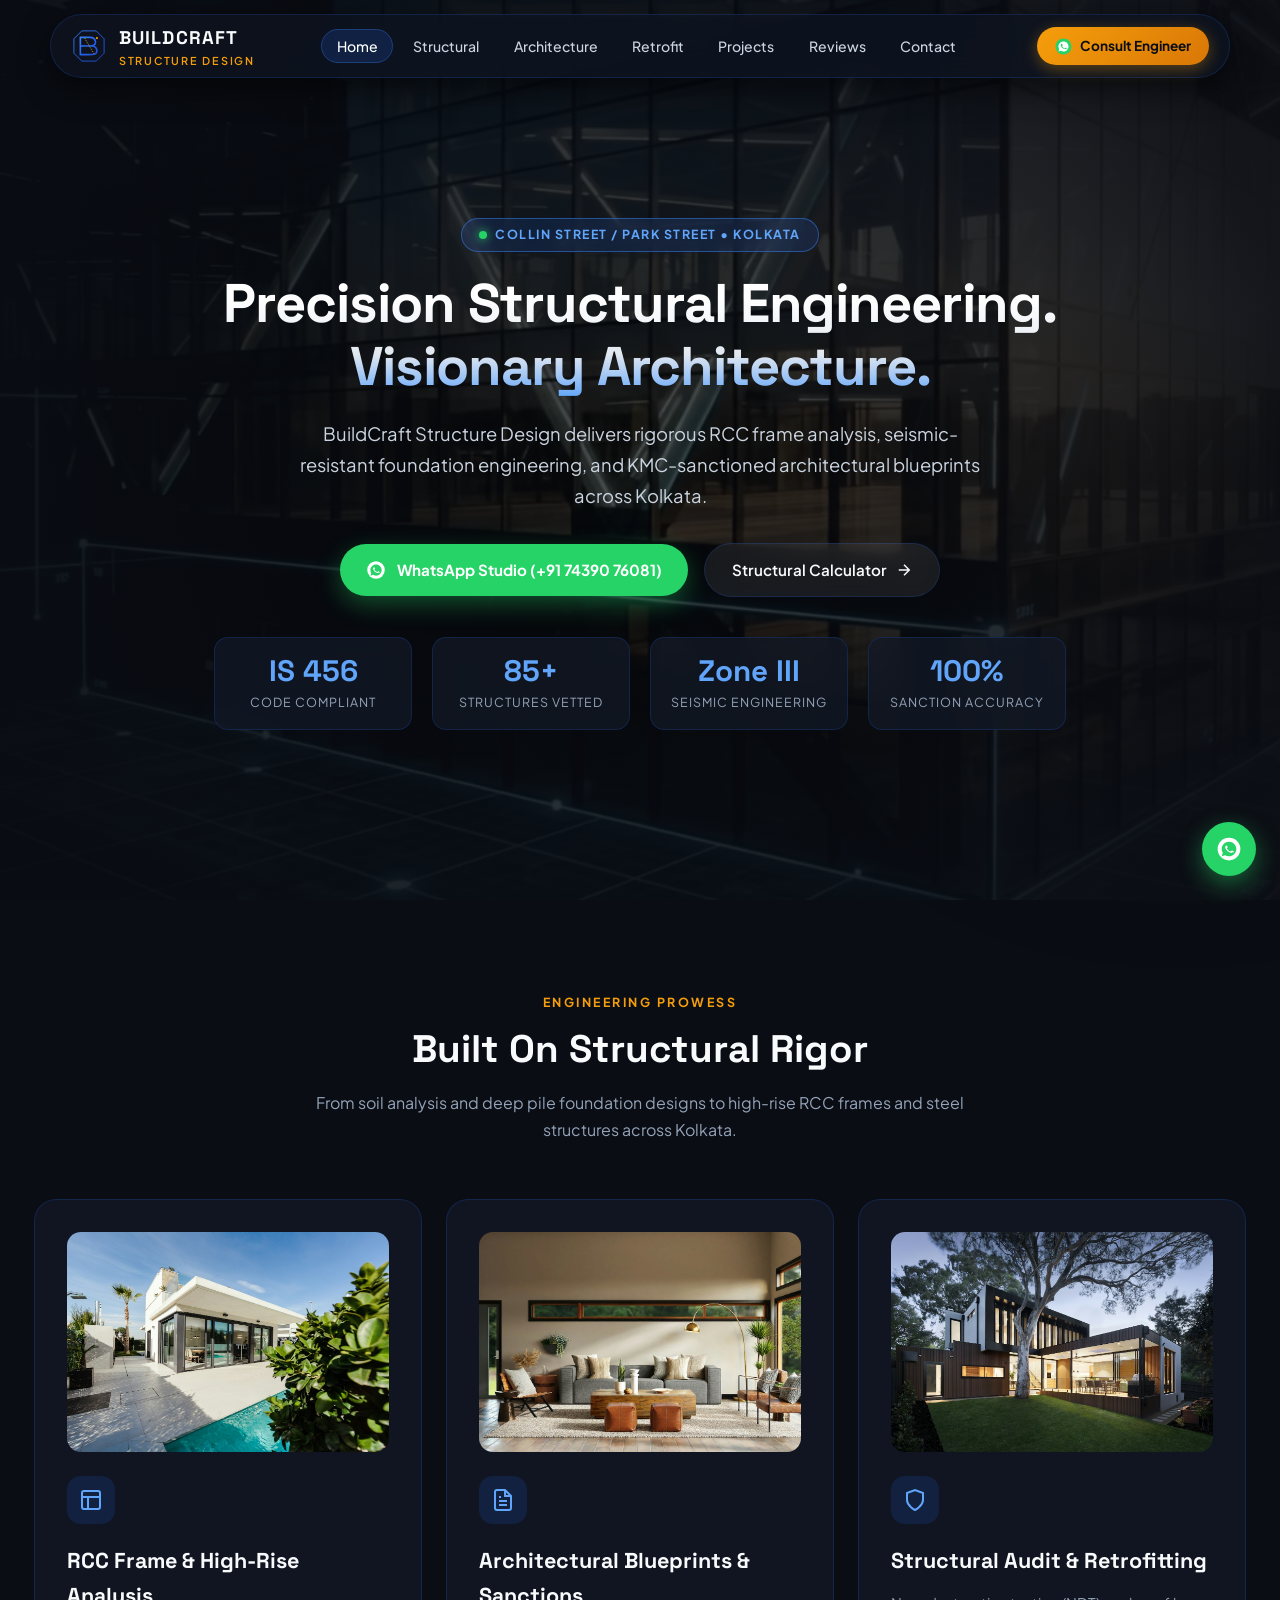
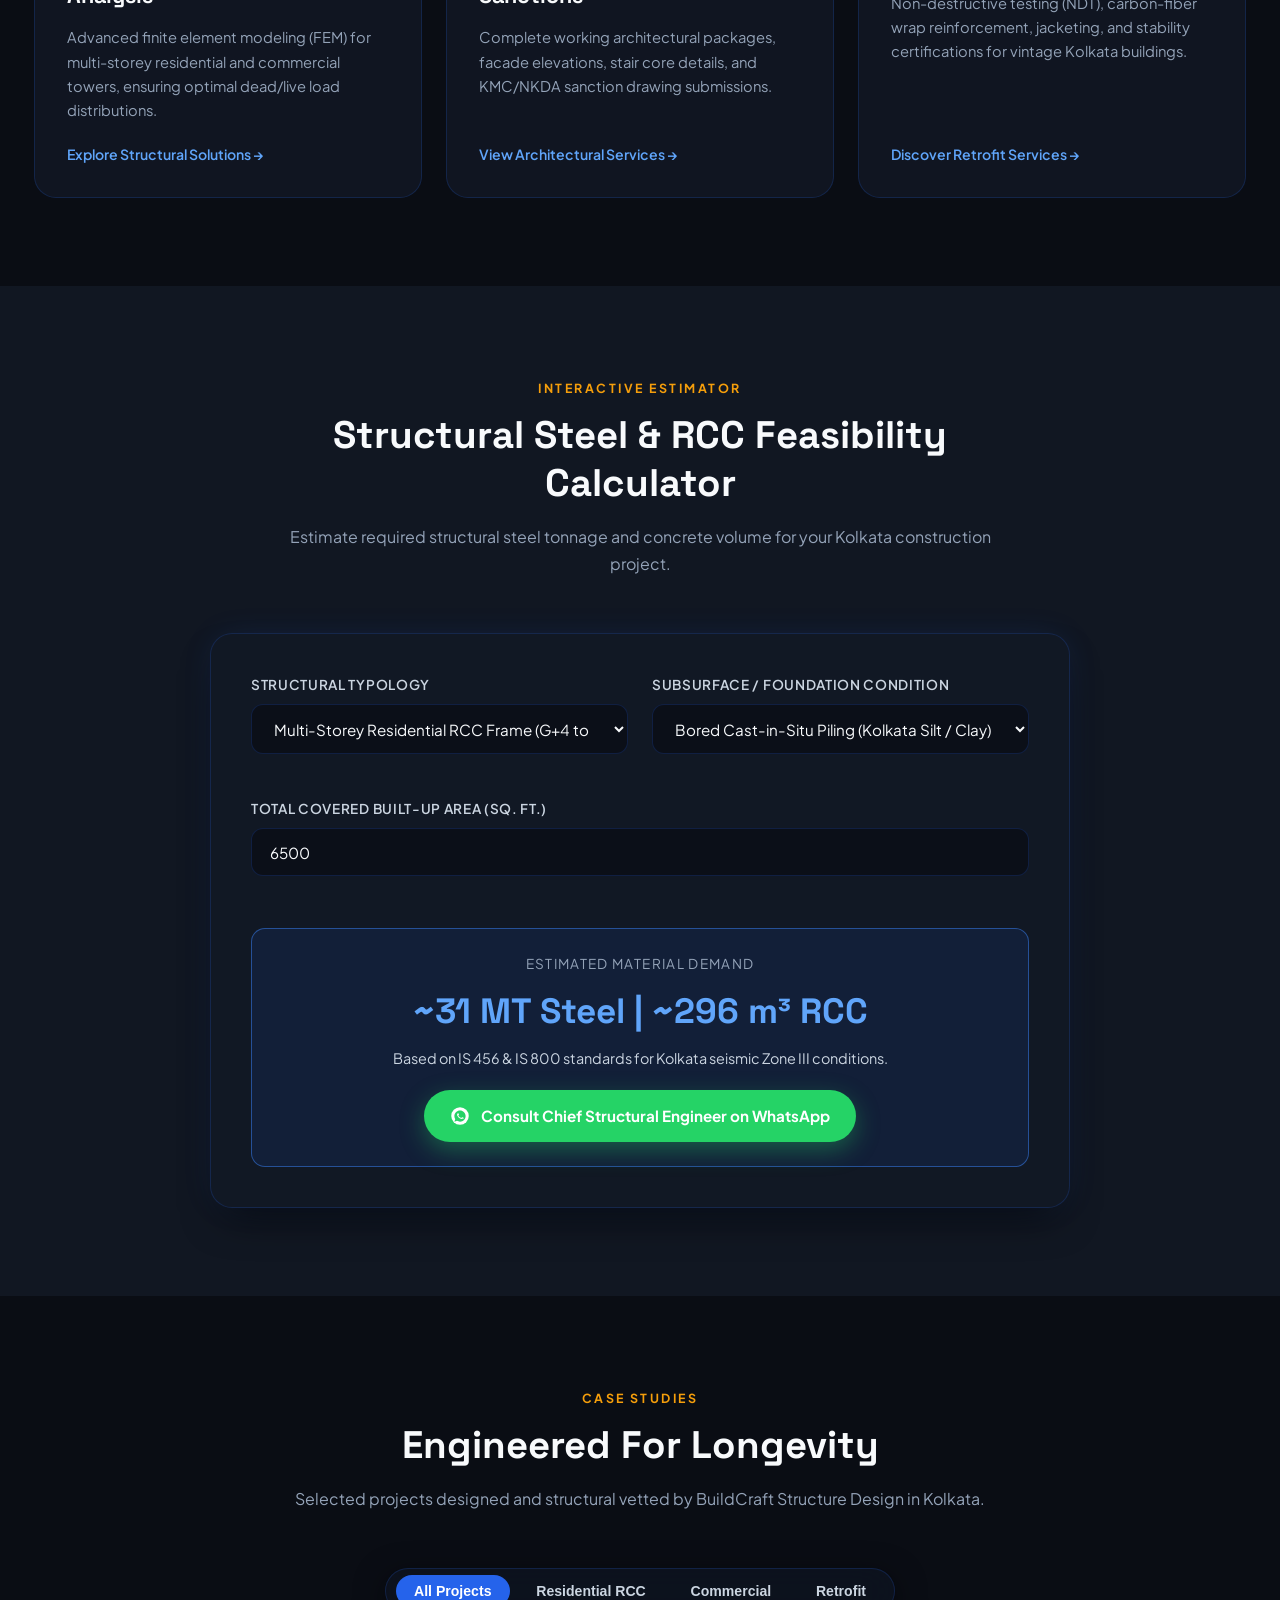
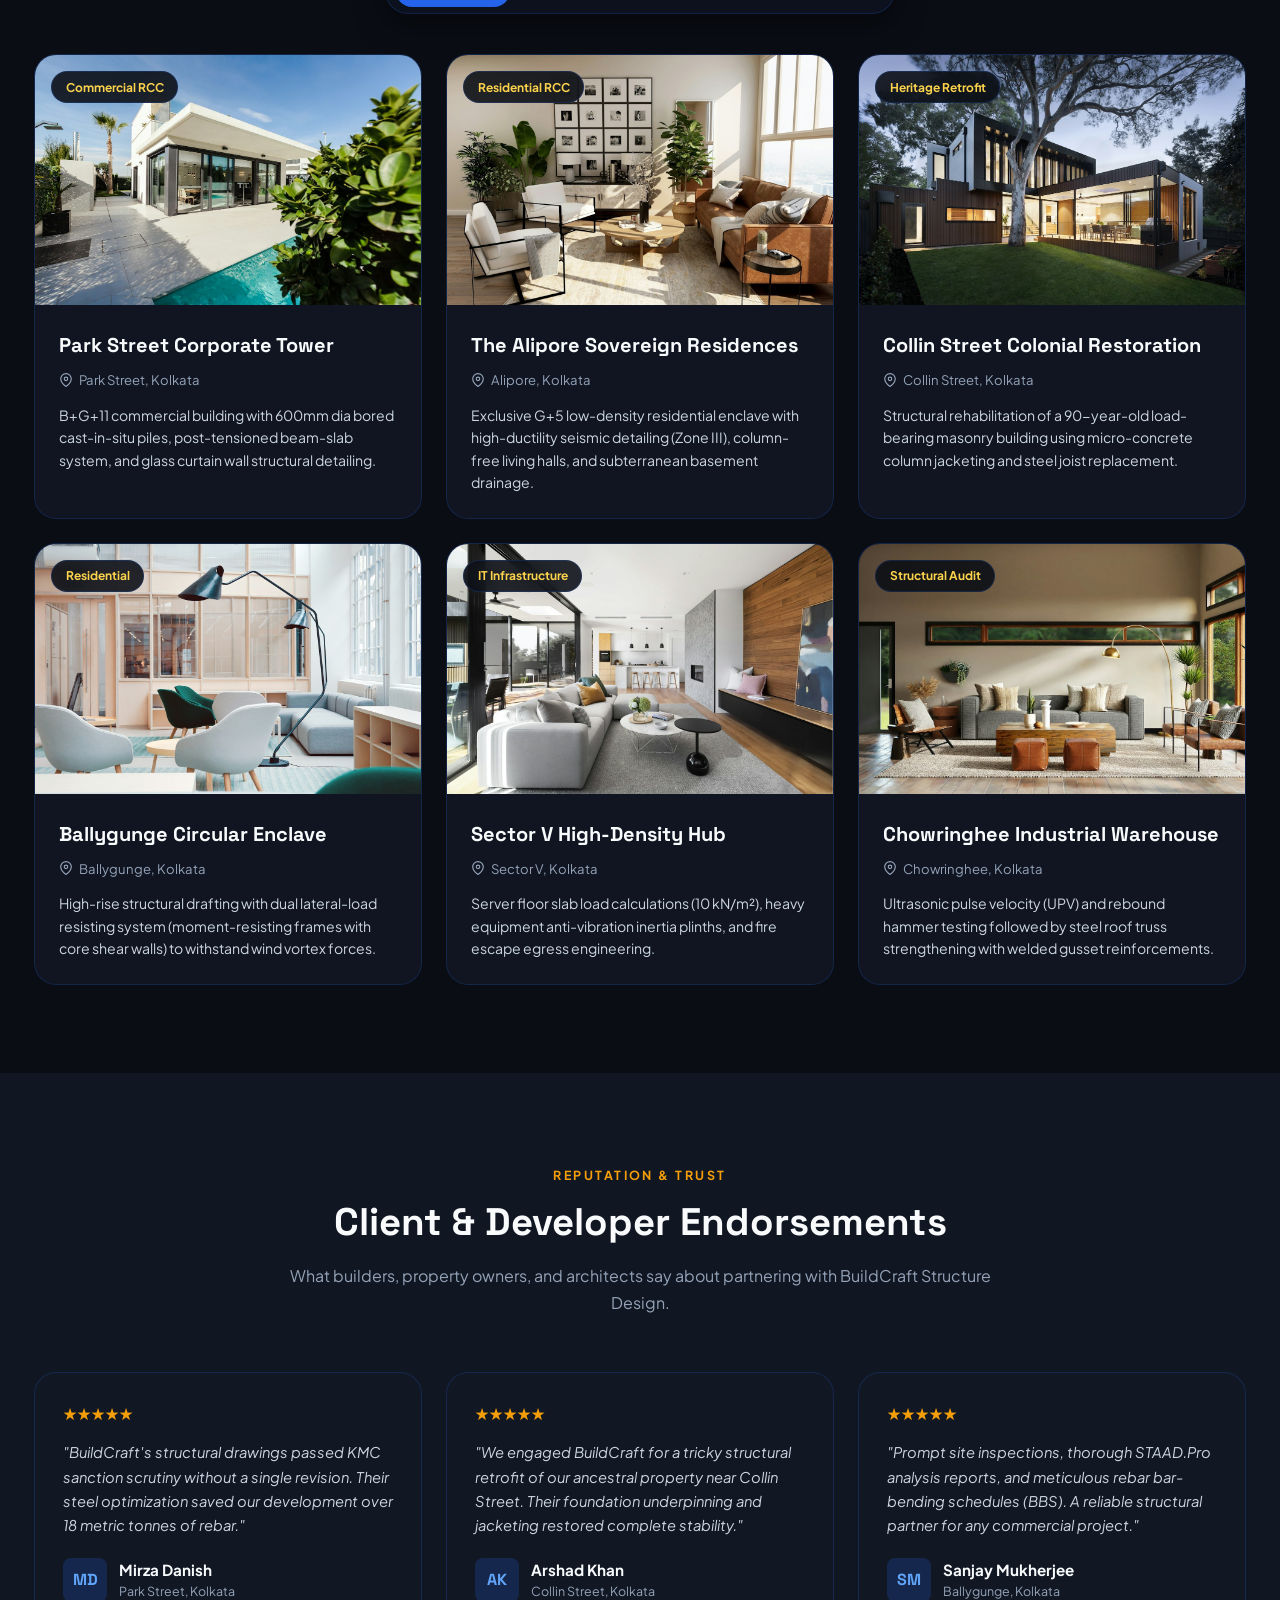
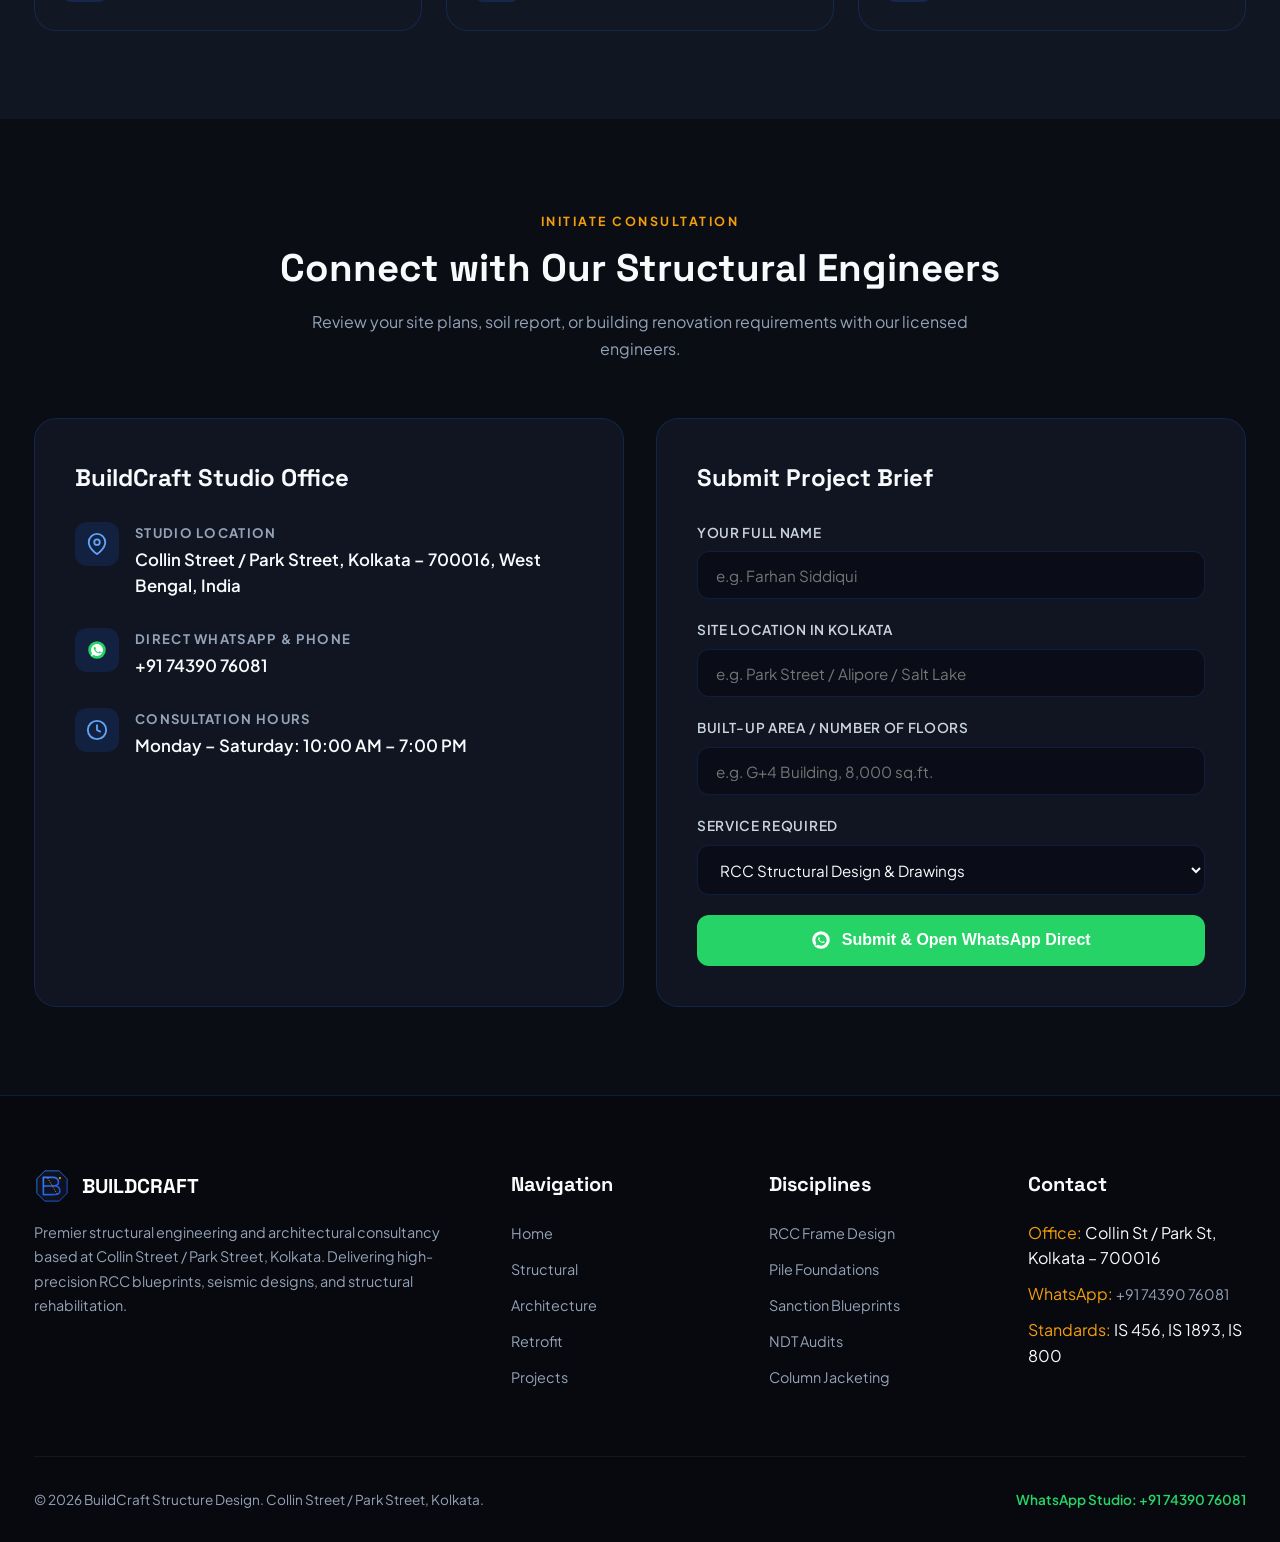
<file: index.html>
<!DOCTYPE html>
<html lang="en">
<head>
  <meta charset="UTF-8">
  <meta name="viewport" content="width=device-width, initial-scale=1.0, maximum-scale=5.0">
  <title>BuildCraft Structure Design — Structural Engineering & Architecture Kolkata</title>
  <meta name="description" content="BuildCraft Structure Design specializes in advanced structural engineering, high-rise RCC drafting, foundation analysis, and architectural blueprints in Park Street, Kolkata.">
  <link rel="preconnect" href="https://fonts.googleapis.com">
  <link rel="preconnect" href="https://fonts.gstatic.com" crossorigin>
  <link href="https://fonts.googleapis.com/css2?family=Plus+Jakarta+Sans:wght@300;400;500;600;700&family=Space+Grotesk:wght@500;600;700&display=swap" rel="stylesheet">
  <link rel="icon" type="image/svg+xml" href="assets/images/logo.svg">
  <link rel="stylesheet" href="assets/css/style.css">
</head>
<body>
  <!-- Ambient Orbs and Grid -->
  <div class="ambient-glow-orb orb-1"></div>
  <div class="ambient-glow-orb orb-2"></div>
  <div class="arch-grid-bg"></div>

  <!-- TheDivine Floating Pill Navbar -->
  <header class="the-divine-navbar-wrapper">
    <nav class="the-divine-navbar" aria-label="Main Navigation">
      <a href="index.html" class="brand-wrapper">
        <img src="assets/images/logo.svg" alt="BuildCraft Logo" class="brand-logo-img">
        <div>
          <span class="brand-name">BuildCraft</span>
          <span class="brand-sub">Structure Design</span>
        </div>
      </a>

      <ul class="nav-links">
        <li><a href="index.html" class="nav-link active">Home</a></li>
        <li><a href="structural.html" class="nav-link">Structural</a></li>
        <li><a href="architecture.html" class="nav-link">Architecture</a></li>
        <li><a href="retrofit.html" class="nav-link">Retrofit</a></li>
        <li><a href="projects.html" class="nav-link">Projects</a></li>
        <li><a href="reviews.html" class="nav-link">Reviews</a></li>
        <li><a href="contact.html" class="nav-link">Contact</a></li>
      </ul>

      <div class="header-actions">
        <a href="https://wa.me/917439076081?text=Hello%20BuildCraft%2C%20I%20would%20like%20to%20consult%20regarding%20structural%20design%20and%20drawings." class="btn-cta-pill" target="_blank" rel="noopener">
          <svg class="wa-svg-icon" viewBox="0 0 32 32" style="width: 17px; height: 17px;">
            <circle cx="16" cy="16" r="15" fill="#25D366"/>
            <path fill="#FFFFFF" d="M16 6.5C10.8 6.5 6.5 10.8 6.5 16c0 1.9.5 3.6 1.5 5.1L6.5 25.5l4.6-1.4c1.4.9 3.1 1.4 4.9 1.4 5.2 0 9.5-4.3 9.5-9.5s-4.3-9.5-9.5-9.5zm5.5 13.4c-.2.6-1.3 1.2-1.8 1.2-.5.1-1.1.2-3.3-.7-2.7-1.1-4.4-3.9-4.5-4.1-.1-.2-1.1-1.5-1.1-2.8 0-1.3.7-2 1-2.2.2-.2.6-.3.9-.3.1 0 .2 0 .3.1.3 0 .4.1.5.4.2.5.7 1.8.8 1.9.1.2.1.4 0 .6-.1.2-.2.3-.3.5-.1.1-.3.3-.4.4-.1.1-.3.3-.1.6.2.4.9 1.5 1.9 2.4 1.3 1.2 2.4 1.5 2.8 1.7.4.2.6.1.8-.1.3-.3.7-.8.9-1.1.2-.3.4-.3.7-.2.3.1 1.8.9 2.1 1 .3.2.5.3.6.4.1.2.1.8-.1 1.4z"/>
          </svg>
          <span>Consult Engineer</span>
        </a>

        <button class="nav-toggle-btn" aria-label="Toggle Navigation Menu">
          <svg width="22" height="22" viewBox="0 0 24 24" fill="none" stroke="currentColor" stroke-width="2">
            <path d="M4 6h16M4 12h16M4 18h16"/>
          </svg>
        </button>
      </div>
    </nav>
  </header>

  <!-- Mobile Nav Drawer -->
  <div class="mobile-nav-drawer" role="dialog" aria-modal="true">
    <ul class="mobile-nav-links">
      <li><a href="index.html" class="mobile-nav-link active">Home</a></li>
      <li><a href="structural.html" class="mobile-nav-link">Structural Engineering</a></li>
      <li><a href="architecture.html" class="mobile-nav-link">Architectural Blueprints</a></li>
      <li><a href="retrofit.html" class="mobile-nav-link">Retrofitting & Vetting</a></li>
      <li><a href="projects.html" class="mobile-nav-link">Signature Projects</a></li>
      <li><a href="reviews.html" class="mobile-nav-link">Client Reviews</a></li>
      <li><a href="contact.html" class="mobile-nav-link">Contact Studio</a></li>
    </ul>
    <div style="margin-top: 1.5rem; text-align: center;">
      <a href="https://wa.me/917439076081" class="btn-hero-primary" style="width: 100%;" target="_blank" rel="noopener">
        <svg class="wa-svg-icon" viewBox="0 0 32 32">
          <circle cx="16" cy="16" r="14" fill="#FFFFFF"/>
          <path fill="#25D366" d="M16 7C11 7 7 11 7 16c0 1.8.5 3.5 1.4 5L7 25l4.2-1.3c1.4.8 3.1 1.3 4.8 1.3 5 0 9-4 9-9s-4-9-9-9zm4.8 12.6c-.2.5-1.1 1-1.6 1.1-.4.1-.9.1-2.9-.7-2.4-1-3.9-3.4-4-3.6-.1-.2-1-1.3-1-2.5 0-1.2.6-1.7.8-2 .2-.2.5-.3.8-.3h.2c.2 0 .4.1.5.3.2.4.6 1.5.7 1.7.1.1.1.3 0 .5-.1.2-.2.3-.3.4-.1.1-.2.2-.4.4-.1.1-.2.3-.1.5.2.4.8 1.3 1.7 2.1 1.1 1 2.1 1.3 2.5 1.5.3.1.5.1.7-.1.2-.3.6-.7.8-.9.2-.3.4-.2.6-.1.2.1 1.6.8 1.8.9.3.1.4.2.5.4.1.2.1.7-.1 1.2z"/>
        </svg>
        <span>WhatsApp Engineer</span>
      </a>
    </div>
  </div>

  <!-- Hero Section with 16:9 Cinema Canvas -->
  <section class="hero-cinema">
    <video class="hero-video-bg" autoplay muted loop playsinline poster="assets/images/hero-poster.jpg">
      <source src="assets/videos/hero.mp4" type="video/mp4">
    </video>
    <div class="hero-overlay"></div>

    <div class="hero-content">
      <div class="hero-badge">
        <span class="live-beacon"></span>
        <span>Collin Street / Park Street • Kolkata</span>
      </div>

      <h1 class="hero-title">Precision Structural Engineering.<br>Visionary Architecture.</h1>
      
      <p class="hero-subtitle">
        BuildCraft Structure Design delivers rigorous RCC frame analysis, seismic-resistant foundation engineering, and KMC-sanctioned architectural blueprints across Kolkata.
      </p>

      <div class="hero-cta-group">
        <a href="https://wa.me/917439076081?text=Hello%20BuildCraft%2C%20I%20would%20like%20to%20discuss%20a%20structural%20engineering%20or%20architectural%20project." class="btn-hero-primary" target="_blank" rel="noopener">
          <!-- High Contrast WhatsApp SVG -->
          <svg class="wa-svg-icon" viewBox="0 0 32 32">
            <circle cx="16" cy="16" r="14" fill="#FFFFFF"/>
            <path fill="#25D366" d="M16 7C11 7 7 11 7 16c0 1.8.5 3.5 1.4 5L7 25l4.2-1.3c1.4.8 3.1 1.3 4.8 1.3 5 0 9-4 9-9s-4-9-9-9zm4.8 12.6c-.2.5-1.1 1-1.6 1.1-.4.1-.9.1-2.9-.7-2.4-1-3.9-3.4-4-3.6-.1-.2-1-1.3-1-2.5 0-1.2.6-1.7.8-2 .2-.2.5-.3.8-.3h.2c.2 0 .4.1.5.3.2.4.6 1.5.7 1.7.1.1.1.3 0 .5-.1.2-.2.3-.3.4-.1.1-.2.2-.4.4-.1.1-.2.3-.1.5.2.4.8 1.3 1.7 2.1 1.1 1 2.1 1.3 2.5 1.5.3.1.5.1.7-.1.2-.3.6-.7.8-.9.2-.3.4-.2.6-.1.2.1 1.6.8 1.8.9.3.1.4.2.5.4.1.2.1.7-.1 1.2z"/>
          </svg>
          <span>WhatsApp Studio (+91 74390 76081)</span>
        </a>
        <a href="#estimator" class="btn-hero-secondary">
          <span>Structural Calculator</span>
          <svg width="18" height="18" viewBox="0 0 24 24" fill="none" stroke="currentColor" stroke-width="2"><path d="M5 12h14M12 5l7 7-7 7"/></svg>
        </a>
      </div>

      <!-- Telemetry Stats in 2x2 grid fitting above fold -->
      <div class="hero-telemetry-grid">
        <div class="hero-stat-card">
          <div class="stat-number">IS 456</div>
          <div class="stat-label">Code Compliant</div>
        </div>
        <div class="hero-stat-card">
          <div class="stat-number">85+</div>
          <div class="stat-label">Structures Vetted</div>
        </div>
        <div class="hero-stat-card">
          <div class="stat-number">Zone III</div>
          <div class="stat-label">Seismic Engineering</div>
        </div>
        <div class="hero-stat-card">
          <div class="stat-number">100%</div>
          <div class="stat-label">Sanction Accuracy</div>
        </div>
      </div>
    </div>
  </section>

  <!-- Section 1: Core Engineering Disciplines (Bento Grid) -->
  <section class="section" id="disciplines">
    <div class="container">
      <div class="section-header">
        <span class="section-eyebrow">Engineering Prowess</span>
        <h2 class="section-title">Built On Structural Rigor</h2>
        <p class="section-desc">From soil analysis and deep pile foundation designs to high-rise RCC frames and steel structures across Kolkata.</p>
      </div>

      <div class="bento-grid">
        <!-- Card 1 -->
        <div class="bento-card">
          <div class="bento-card-media">
            <img src="assets/images/penthouse-balcony-terrace.jpg" alt="Structural Analysis & RCC Framing" loading="lazy">
          </div>
          <div class="bento-card-icon">
            <svg width="24" height="24" viewBox="0 0 24 24" fill="none" stroke="currentColor" stroke-width="2"><rect x="3" y="3" width="18" height="18" rx="2"/><path d="M3 9h18M9 21V9"/></svg>
          </div>
          <h3 class="bento-card-title">RCC Frame & High-Rise Analysis</h3>
          <p class="bento-card-desc">Advanced finite element modeling (FEM) for multi-storey residential and commercial towers, ensuring optimal dead/live load distributions.</p>
          <a href="structural.html" class="bento-card-link">Explore Structural Solutions →</a>
        </div>

        <!-- Card 2 -->
        <div class="bento-card">
          <div class="bento-card-media">
            <img src="assets/images/false-ceiling-lighting.jpg" alt="Architectural Working Blueprints" loading="lazy">
          </div>
          <div class="bento-card-icon">
            <svg width="24" height="24" viewBox="0 0 24 24" fill="none" stroke="currentColor" stroke-width="2"><path d="M14 2H6a2 2 0 0 0-2 2v16a2 2 0 0 0 2 2h12a2 2 0 0 0 2-2V8z"/><polyline points="14 2 14 8 20 8"/><line x1="16" y1="13" x2="8" y2="13"/><line x1="16" y1="17" x2="8" y2="17"/><polyline points="10 9 9 9 8 9"/></svg>
          </div>
          <h3 class="bento-card-title">Architectural Blueprints & Sanctions</h3>
          <p class="bento-card-desc">Complete working architectural packages, facade elevations, stair core details, and KMC/NKDA sanction drawing submissions.</p>
          <a href="architecture.html" class="bento-card-link">View Architectural Services →</a>
        </div>

        <!-- Card 3 -->
        <div class="bento-card">
          <div class="bento-card-media">
            <img src="assets/images/architect-studio-team.jpg" alt="Structural Retrofit & NDT Vetting" loading="lazy">
          </div>
          <div class="bento-card-icon">
            <svg width="24" height="24" viewBox="0 0 24 24" fill="none" stroke="currentColor" stroke-width="2"><path d="M12 22s8-4 8-10V5l-8-3-8 3v7c0 6 8 10 8 10z"/></svg>
          </div>
          <h3 class="bento-card-title">Structural Audit & Retrofitting</h3>
          <p class="bento-card-desc">Non-destructive testing (NDT), carbon-fiber wrap reinforcement, jacketing, and stability certifications for vintage Kolkata buildings.</p>
          <a href="retrofit.html" class="bento-card-link">Discover Retrofit Services →</a>
        </div>
      </div>
    </div>
  </section>

  <!-- Section 2: Interactive Structural Load & RCC Estimator -->
  <section class="section-alt" id="estimator">
    <div class="container">
      <div class="section-header">
        <span class="section-eyebrow">Interactive Estimator</span>
        <h2 class="section-title">Structural Steel & RCC Feasibility Calculator</h2>
        <p class="section-desc">Estimate required structural steel tonnage and concrete volume for your Kolkata construction project.</p>
      </div>

      <div class="estimator-card">
        <form id="structural-estimator-form">
          <div class="estimator-grid">
            <div class="form-group">
              <label class="form-label" for="calc-type">Structural Typology</label>
              <select id="calc-type" class="form-select">
                <option value="residential" selected>Multi-Storey Residential RCC Frame (G+4 to G+10)</option>
                <option value="highrise">High-Rise Tower (G+12+ with Shear Walls)</option>
                <option value="peb">Industrial Pre-Engineered Steel (PEB Warehouse)</option>
                <option value="retrofit">Structural Retrofit / Heritage Strengthening</option>
              </select>
            </div>

            <div class="form-group">
              <label class="form-label" for="calc-soil">Subsurface / Foundation Condition</label>
              <select id="calc-soil" class="form-select">
                <option value="pile" selected>Bored Cast-in-Situ Piling (Kolkata Silt / Clay)</option>
                <option value="raft">Raft Foundation (Basement Parking Substructure)</option>
                <option value="footing">Isolated / Strip Footing (Firm Bearing Stratum)</option>
              </select>
            </div>

            <div class="form-group" style="grid-column: span 2;">
              <label class="form-label" for="calc-area">Total Covered Built-Up Area (sq. ft.)</label>
              <input type="number" id="calc-area" class="form-control" value="6500" min="500" max="200000" step="250">
            </div>
          </div>

          <div class="estimator-result-box">
            <div style="font-size: 0.85rem; text-transform: uppercase; letter-spacing: 0.1em; color: var(--text-muted);">Estimated Material Demand</div>
            <div class="estimator-result-val" id="calc-result">~31 MT Steel | ~296 m³ RCC</div>
            <div id="calc-details" style="font-size: 0.9rem; color: var(--text-secondary); margin-bottom: 1.25rem;">Based on IS 456 & IS 800 standards for Kolkata seismic Zone III conditions.</div>

            <a href="https://wa.me/917439076081" id="calc-wa-btn" class="btn-hero-primary" target="_blank" rel="noopener">
              <svg class="wa-svg-icon" viewBox="0 0 32 32">
                <circle cx="16" cy="16" r="14" fill="#FFFFFF"/>
                <path fill="#25D366" d="M16 7C11 7 7 11 7 16c0 1.8.5 3.5 1.4 5L7 25l4.2-1.3c1.4.8 3.1 1.3 4.8 1.3 5 0 9-4 9-9s-4-9-9-9zm4.8 12.6c-.2.5-1.1 1-1.6 1.1-.4.1-.9.1-2.9-.7-2.4-1-3.9-3.4-4-3.6-.1-.2-1-1.3-1-2.5 0-1.2.6-1.7.8-2 .2-.2.5-.3.8-.3h.2c.2 0 .4.1.5.3.2.4.6 1.5.7 1.7.1.1.1.3 0 .5-.1.2-.2.3-.3.4-.1.1-.2.2-.4.4-.1.1-.2.3-.1.5.2.4.8 1.3 1.7 2.1 1.1 1 2.1 1.3 2.5 1.5.3.1.5.1.7-.1.2-.3.6-.7.8-.9.2-.3.4-.2.6-.1.2.1 1.6.8 1.8.9.3.1.4.2.5.4.1.2.1.7-.1 1.2z"/>
              </svg>
              <span>Consult Chief Structural Engineer on WhatsApp</span>
            </a>
          </div>
        </form>
      </div>
    </div>
  </section>

  <!-- Section 3: Signature Engineering Projects -->
  <section class="section" id="projects">
    <div class="container">
      <div class="section-header">
        <span class="section-eyebrow">Case Studies</span>
        <h2 class="section-title">Engineered For Longevity</h2>
        <p class="section-desc">Selected projects designed and structural vetted by BuildCraft Structure Design in Kolkata.</p>
      </div>

      <div class="filter-rail-sticky-wrapper">
        <div class="portfolio-filter" role="tablist">
          <button class="filter-btn active" data-filter="all">All Projects</button>
          <button class="filter-btn" data-filter="residential">Residential RCC</button>
          <button class="filter-btn" data-filter="commercial">Commercial</button>
          <button class="filter-btn" data-filter="retrofit">Retrofit</button>
        </div>
      </div>

      <div class="portfolio-grid">
        <!-- Project 1 -->
        <div class="project-card" data-category="commercial">
          <div class="project-media">
            <img src="assets/images/penthouse-balcony-terrace.jpg" alt="Park Street Commercial Complex" loading="lazy">
            <span class="project-tag">Commercial RCC</span>
          </div>
          <div class="project-info">
            <h3 class="project-title">Park Street Corporate Tower</h3>
            <div class="project-loc">
              <svg width="14" height="14" viewBox="0 0 24 24" fill="none" stroke="currentColor" stroke-width="2"><path d="M21 10c0 7-9 13-9 13s-9-6-9-13a9 9 0 0 1 18 0z"/><circle cx="12" cy="10" r="3"/></svg>
              <span>Park Street, Kolkata</span>
            </div>
            <p class="project-details">B+G+11 commercial building with 600mm dia bored cast-in-situ piles, post-tensioned beam-slab system, and glass curtain wall structural detailing.</p>
          </div>
        </div>

        <!-- Project 2 -->
        <div class="project-card" data-category="residential">
          <div class="project-media">
            <img src="assets/images/luxury-living-room.jpg" alt="Alipore Luxury Enclave" loading="lazy">
            <span class="project-tag">Residential RCC</span>
          </div>
          <div class="project-info">
            <h3 class="project-title">The Alipore Sovereign Residences</h3>
            <div class="project-loc">
              <svg width="14" height="14" viewBox="0 0 24 24" fill="none" stroke="currentColor" stroke-width="2"><path d="M21 10c0 7-9 13-9 13s-9-6-9-13a9 9 0 0 1 18 0z"/><circle cx="12" cy="10" r="3"/></svg>
              <span>Alipore, Kolkata</span>
            </div>
            <p class="project-details">Exclusive G+5 low-density residential enclave with high-ductility seismic detailing (Zone III), column-free living halls, and subterranean basement drainage.</p>
          </div>
        </div>

        <!-- Project 3 -->
        <div class="project-card" data-category="retrofit">
          <div class="project-media">
            <img src="assets/images/architect-studio-team.jpg" alt="Heritage Restoration Collin Street" loading="lazy">
            <span class="project-tag">Heritage Retrofit</span>
          </div>
          <div class="project-info">
            <h3 class="project-title">Collin Street Colonial Restoration</h3>
            <div class="project-loc">
              <svg width="14" height="14" viewBox="0 0 24 24" fill="none" stroke="currentColor" stroke-width="2"><path d="M21 10c0 7-9 13-9 13s-9-6-9-13a9 9 0 0 1 18 0z"/><circle cx="12" cy="10" r="3"/></svg>
              <span>Collin Street, Kolkata</span>
            </div>
            <p class="project-details">Structural rehabilitation of a 90-year-old load-bearing masonry building using micro-concrete column jacketing and steel joist replacement.</p>
          </div>
        </div>

        <!-- Project 4 (hide on mobile) -->
        <div class="project-card hide-on-mobile" data-category="residential">
          <div class="project-media">
            <img src="assets/images/contemporary-study-office.jpg" alt="Ballygunge Residential Tower" loading="lazy">
            <span class="project-tag">Residential</span>
          </div>
          <div class="project-info">
            <h3 class="project-title">Ballygunge Circular Enclave</h3>
            <div class="project-loc">
              <svg width="14" height="14" viewBox="0 0 24 24" fill="none" stroke="currentColor" stroke-width="2"><path d="M21 10c0 7-9 13-9 13s-9-6-9-13a9 9 0 0 1 18 0z"/><circle cx="12" cy="10" r="3"/></svg>
              <span>Ballygunge, Kolkata</span>
            </div>
            <p class="project-details">High-rise structural drafting with dual lateral-load resisting system (moment-resisting frames with core shear walls) to withstand wind vortex forces.</p>
          </div>
        </div>

        <!-- Project 5 (hide on mobile) -->
        <div class="project-card hide-on-mobile" data-category="commercial">
          <div class="project-media">
            <img src="assets/images/smart-home-lounge.jpg" alt="Salt Lake IT Facility" loading="lazy">
            <span class="project-tag">IT Infrastructure</span>
          </div>
          <div class="project-info">
            <h3 class="project-title">Sector V High-Density Hub</h3>
            <div class="project-loc">
              <svg width="14" height="14" viewBox="0 0 24 24" fill="none" stroke="currentColor" stroke-width="2"><path d="M21 10c0 7-9 13-9 13s-9-6-9-13a9 9 0 0 1 18 0z"/><circle cx="12" cy="10" r="3"/></svg>
              <span>Sector V, Kolkata</span>
            </div>
            <p class="project-details">Server floor slab load calculations (10 kN/m²), heavy equipment anti-vibration inertia plinths, and fire escape egress engineering.</p>
          </div>
        </div>

        <!-- Project 6 (hide on mobile) -->
        <div class="project-card hide-on-mobile" data-category="retrofit">
          <div class="project-media">
            <img src="assets/images/false-ceiling-lighting.jpg" alt="Structural Audit & NDT Testing" loading="lazy">
            <span class="project-tag">Structural Audit</span>
          </div>
          <div class="project-info">
            <h3 class="project-title">Chowringhee Industrial Warehouse</h3>
            <div class="project-loc">
              <svg width="14" height="14" viewBox="0 0 24 24" fill="none" stroke="currentColor" stroke-width="2"><path d="M21 10c0 7-9 13-9 13s-9-6-9-13a9 9 0 0 1 18 0z"/><circle cx="12" cy="10" r="3"/></svg>
              <span>Chowringhee, Kolkata</span>
            </div>
            <p class="project-details">Ultrasonic pulse velocity (UPV) and rebound hammer testing followed by steel roof truss strengthening with welded gusset reinforcements.</p>
          </div>
        </div>
      </div>
    </div>
  </section>

  <!-- Section 4: Verified Client Testimonials -->
  <section class="section-alt" id="reviews">
    <div class="container">
      <div class="section-header">
        <span class="section-eyebrow">Reputation & Trust</span>
        <h2 class="section-title">Client & Developer Endorsements</h2>
        <p class="section-desc">What builders, property owners, and architects say about partnering with BuildCraft Structure Design.</p>
      </div>

      <div class="reviews-grid">
        <div class="review-card">
          <div class="review-stars">★★★★★</div>
          <p class="review-text">"BuildCraft's structural drawings passed KMC sanction scrutiny without a single revision. Their steel optimization saved our development over 18 metric tonnes of rebar."</p>
          <div class="review-author">
            <div class="review-avatar">MD</div>
            <div>
              <div class="author-name">Mirza Danish</div>
              <div class="author-location">Park Street, Kolkata</div>
            </div>
          </div>
        </div>

        <div class="review-card">
          <div class="review-stars">★★★★★</div>
          <p class="review-text">"We engaged BuildCraft for a tricky structural retrofit of our ancestral property near Collin Street. Their foundation underpinning and jacketing restored complete stability."</p>
          <div class="review-author">
            <div class="review-avatar">AK</div>
            <div>
              <div class="author-name">Arshad Khan</div>
              <div class="author-location">Collin Street, Kolkata</div>
            </div>
          </div>
        </div>

        <div class="review-card hide-on-mobile">
          <div class="review-stars">★★★★★</div>
          <p class="review-text">"Prompt site inspections, thorough STAAD.Pro analysis reports, and meticulous rebar bar-bending schedules (BBS). A reliable structural partner for any commercial project."</p>
          <div class="review-author">
            <div class="review-avatar">SM</div>
            <div>
              <div class="author-name">Sanjay Mukherjee</div>
              <div class="author-location">Ballygunge, Kolkata</div>
            </div>
          </div>
        </div>
      </div>
    </div>
  </section>

  <!-- Section 5: Direct Studio Contact & Consultation -->
  <section class="section" id="contact">
    <div class="container">
      <div class="section-header">
        <span class="section-eyebrow">Initiate Consultation</span>
        <h2 class="section-title">Connect with Our Structural Engineers</h2>
        <p class="section-desc">Review your site plans, soil report, or building renovation requirements with our licensed engineers.</p>
      </div>

      <div class="contact-grid">
        <div class="contact-info-card">
          <h3 style="font-family: var(--font-heading); font-size: 1.5rem; margin-bottom: 1.5rem; color: var(--text-primary);">BuildCraft Studio Office</h3>
          
          <div class="contact-item">
            <div class="contact-icon">
              <svg width="22" height="22" viewBox="0 0 24 24" fill="none" stroke="currentColor" stroke-width="2"><path d="M21 10c0 7-9 13-9 13s-9-6-9-13a9 9 0 0 1 18 0z"/><circle cx="12" cy="10" r="3"/></svg>
            </div>
            <div class="contact-text">
              <h4>Studio Location</h4>
              <p>Collin Street / Park Street, Kolkata – 700016, West Bengal, India</p>
            </div>
          </div>

          <div class="contact-item">
            <div class="contact-icon">
              <svg class="wa-svg-icon" viewBox="0 0 32 32">
                <circle cx="16" cy="16" r="14" fill="#25D366"/>
                <path fill="#FFFFFF" d="M16 6.5C10.8 6.5 6.5 10.8 6.5 16c0 1.9.5 3.6 1.5 5.1L6.5 25.5l4.6-1.4c1.4.9 3.1 1.4 4.9 1.4 5.2 0 9.5-4.3 9.5-9.5s-4.3-9.5-9.5-9.5zm5.5 13.4c-.2.6-1.3 1.2-1.8 1.2-.5.1-1.1.2-3.3-.7-2.7-1.1-4.4-3.9-4.5-4.1-.1-.2-1.1-1.5-1.1-2.8 0-1.3.7-2 1-2.2.2-.2.6-.3.9-.3.1 0 .2 0 .3.1.3 0 .4.1.5.4.2.5.7 1.8.8 1.9.1.2.1.4 0 .6-.1.2-.2.3-.3.5-.1.1-.3.3-.4.4-.1.1-.3.3-.1.6.2.4.9 1.5 1.9 2.4 1.3 1.2 2.4 1.5 2.8 1.7.4.2.6.1.8-.1.3-.3.7-.8.9-1.1.2-.3.4-.3.7-.2.3.1 1.8.9 2.1 1 .3.2.5.3.6.4.1.2.1.8-.1 1.4z"/>
              </svg>
            </div>
            <div class="contact-text">
              <h4>Direct WhatsApp & Phone</h4>
              <p><a href="https://wa.me/917439076081">+91 74390 76081</a></p>
            </div>
          </div>

          <div class="contact-item">
            <div class="contact-icon">
              <svg width="22" height="22" viewBox="0 0 24 24" fill="none" stroke="currentColor" stroke-width="2"><circle cx="12" cy="12" r="10"/><polyline points="12 6 12 12 16 14"/></svg>
            </div>
            <div class="contact-text">
              <h4>Consultation Hours</h4>
              <p>Monday – Saturday: 10:00 AM – 7:00 PM</p>
            </div>
          </div>
        </div>

        <div class="contact-form-card">
          <h3 style="font-family: var(--font-heading); font-size: 1.5rem; margin-bottom: 1.5rem; color: var(--text-primary);">Submit Project Brief</h3>
          
          <form onsubmit="event.preventDefault(); const name = document.getElementById('b-name').value; const area = document.getElementById('b-area').value; const loc = document.getElementById('b-loc').value; const req = document.getElementById('b-req').value; const msg = encodeURIComponent(`Hello BuildCraft Structure Design, my name is ${name}. I have a ${area} project in ${loc}. Requirement: ${req}. I would like to schedule a structural engineering consultation.`); window.open(`https://wa.me/917439076081?text=${msg}`, '_blank');">
            <div class="form-group">
              <label class="form-label" for="b-name">Your Full Name</label>
              <input type="text" id="b-name" class="form-control" placeholder="e.g. Farhan Siddiqui" required>
            </div>

            <div class="form-group">
              <label class="form-label" for="b-loc">Site Location in Kolkata</label>
              <input type="text" id="b-loc" class="form-control" placeholder="e.g. Park Street / Alipore / Salt Lake" required>
            </div>

            <div class="form-group">
              <label class="form-label" for="b-area">Built-Up Area / Number of Floors</label>
              <input type="text" id="b-area" class="form-control" placeholder="e.g. G+4 Building, 8,000 sq.ft." required>
            </div>

            <div class="form-group">
              <label class="form-label" for="b-req">Service Required</label>
              <select id="b-req" class="form-select">
                <option value="RCC Structural Design & Drawings">RCC Structural Design & Drawings</option>
                <option value="Architectural Sanction Blueprints">Architectural Sanction Blueprints</option>
                <option value="Old Building Structural Audit & Retrofitting">Old Building Structural Audit & Retrofitting</option>
                <option value="Soil Test & Foundation Consultation">Soil Test & Foundation Consultation</option>
              </select>
            </div>

            <button type="submit" class="btn-form-submit">
              <svg class="wa-svg-icon" viewBox="0 0 32 32">
                <circle cx="16" cy="16" r="14" fill="#FFFFFF"/>
                <path fill="#25D366" d="M16 7C11 7 7 11 7 16c0 1.8.5 3.5 1.4 5L7 25l4.2-1.3c1.4.8 3.1 1.3 4.8 1.3 5 0 9-4 9-9s-4-9-9-9zm4.8 12.6c-.2.5-1.1 1-1.6 1.1-.4.1-.9.1-2.9-.7-2.4-1-3.9-3.4-4-3.6-.1-.2-1-1.3-1-2.5 0-1.2.6-1.7.8-2 .2-.2.5-.3.8-.3h.2c.2 0 .4.1.5.3.2.4.6 1.5.7 1.7.1.1.1.3 0 .5-.1.2-.2.3-.3.4-.1.1-.2.2-.4.4-.1.1-.2.3-.1.5.2.4.8 1.3 1.7 2.1 1.1 1 2.1 1.3 2.5 1.5.3.1.5.1.7-.1.2-.3.6-.7.8-.9.2-.3.4-.2.6-.1.2.1 1.6.8 1.8.9.3.1.4.2.5.4.1.2.1.7-.1 1.2z"/>
              </svg>
              <span>Submit & Open WhatsApp Direct</span>
            </button>
          </form>
        </div>
      </div>
    </div>
  </section>

  <!-- Luxury Footer -->
  <footer class="luxury-footer">
    <div class="container">
      <div class="footer-grid">
        <div class="footer-col">
          <div style="display: flex; align-items: center; gap: 0.75rem; margin-bottom: 1rem;">
            <img src="assets/images/logo.svg" alt="BuildCraft Structure Design" style="width: 36px; height: 36px;">
            <span style="font-family: var(--font-heading); font-size: 1.25rem; font-weight: 700; color: #FFF; text-transform: uppercase;">BuildCraft</span>
          </div>
          <p>Premier structural engineering and architectural consultancy based at Collin Street / Park Street, Kolkata. Delivering high-precision RCC blueprints, seismic designs, and structural rehabilitation.</p>
        </div>

        <div class="footer-col">
          <h3>Navigation</h3>
          <ul class="footer-links">
            <li><a href="index.html">Home</a></li>
            <li><a href="structural.html">Structural</a></li>
            <li><a href="architecture.html">Architecture</a></li>
            <li><a href="retrofit.html">Retrofit</a></li>
            <li><a href="projects.html">Projects</a></li>
          </ul>
        </div>

        <div class="footer-col">
          <h3>Disciplines</h3>
          <ul class="footer-links">
            <li><a href="structural.html">RCC Frame Design</a></li>
            <li><a href="structural.html">Pile Foundations</a></li>
            <li><a href="architecture.html">Sanction Blueprints</a></li>
            <li><a href="retrofit.html">NDT Audits</a></li>
            <li><a href="retrofit.html">Column Jacketing</a></li>
          </ul>
        </div>

        <div class="footer-col">
          <h3>Contact</h3>
          <ul class="footer-links">
            <li><span style="color: var(--accent-amber);">Office:</span> Collin St / Park St, Kolkata – 700016</li>
            <li><span style="color: var(--accent-amber);">WhatsApp:</span> <a href="https://wa.me/917439076081">+91 74390 76081</a></li>
            <li><span style="color: var(--accent-amber);">Standards:</span> IS 456, IS 1893, IS 800</li>
          </ul>
        </div>
      </div>

      <div class="footer-bottom">
        <div>© 2026 BuildCraft Structure Design. Collin Street / Park Street, Kolkata.</div>
        <div style="display: flex; align-items: center; gap: 0.5rem;">
          <a href="https://wa.me/917439076081" style="color: var(--wa-green); text-decoration: none; font-weight: 600;">
            WhatsApp Studio: +91 74390 76081
          </a>
        </div>
      </div>
    </div>
  </footer>

  <!-- Floating WhatsApp Action Button -->
  <a href="https://wa.me/917439076081?text=Hello%20BuildCraft%2C%20I%20would%20like%20to%20consult%20regarding%20a%20structural%20design%20project." class="floating-wa-btn" target="_blank" rel="noopener" aria-label="Chat with BuildCraft on WhatsApp">
    <svg class="wa-svg-icon" viewBox="0 0 32 32" style="width: 26px; height: 26px;">
      <circle cx="16" cy="16" r="14" fill="#FFFFFF"/>
      <path fill="#25D366" d="M16 7C11 7 7 11 7 16c0 1.8.5 3.5 1.4 5L7 25l4.2-1.3c1.4.8 3.1 1.3 4.8 1.3 5 0 9-4 9-9s-4-9-9-9zm4.8 12.6c-.2.5-1.1 1-1.6 1.1-.4.1-.9.1-2.9-.7-2.4-1-3.9-3.4-4-3.6-.1-.2-1-1.3-1-2.5 0-1.2.6-1.7.8-2 .2-.2.5-.3.8-.3h.2c.2 0 .4.1.5.3.2.4.6 1.5.7 1.7.1.1.1.3 0 .5-.1.2-.2.3-.3.4-.1.1-.2.2-.4.4-.1.1-.2.3-.1.5.2.4.8 1.3 1.7 2.1 1.1 1 2.1 1.3 2.5 1.5.3.1.5.1.7-.1.2-.3.6-.7.8-.9.2-.3.4-.2.6-.1.2.1 1.6.8 1.8.9.3.1.4.2.5.4.1.2.1.7-.1 1.2z"/>
    </svg>
  </a>

  <script src="assets/js/main.js"></script>
</body>
</html>
</file>
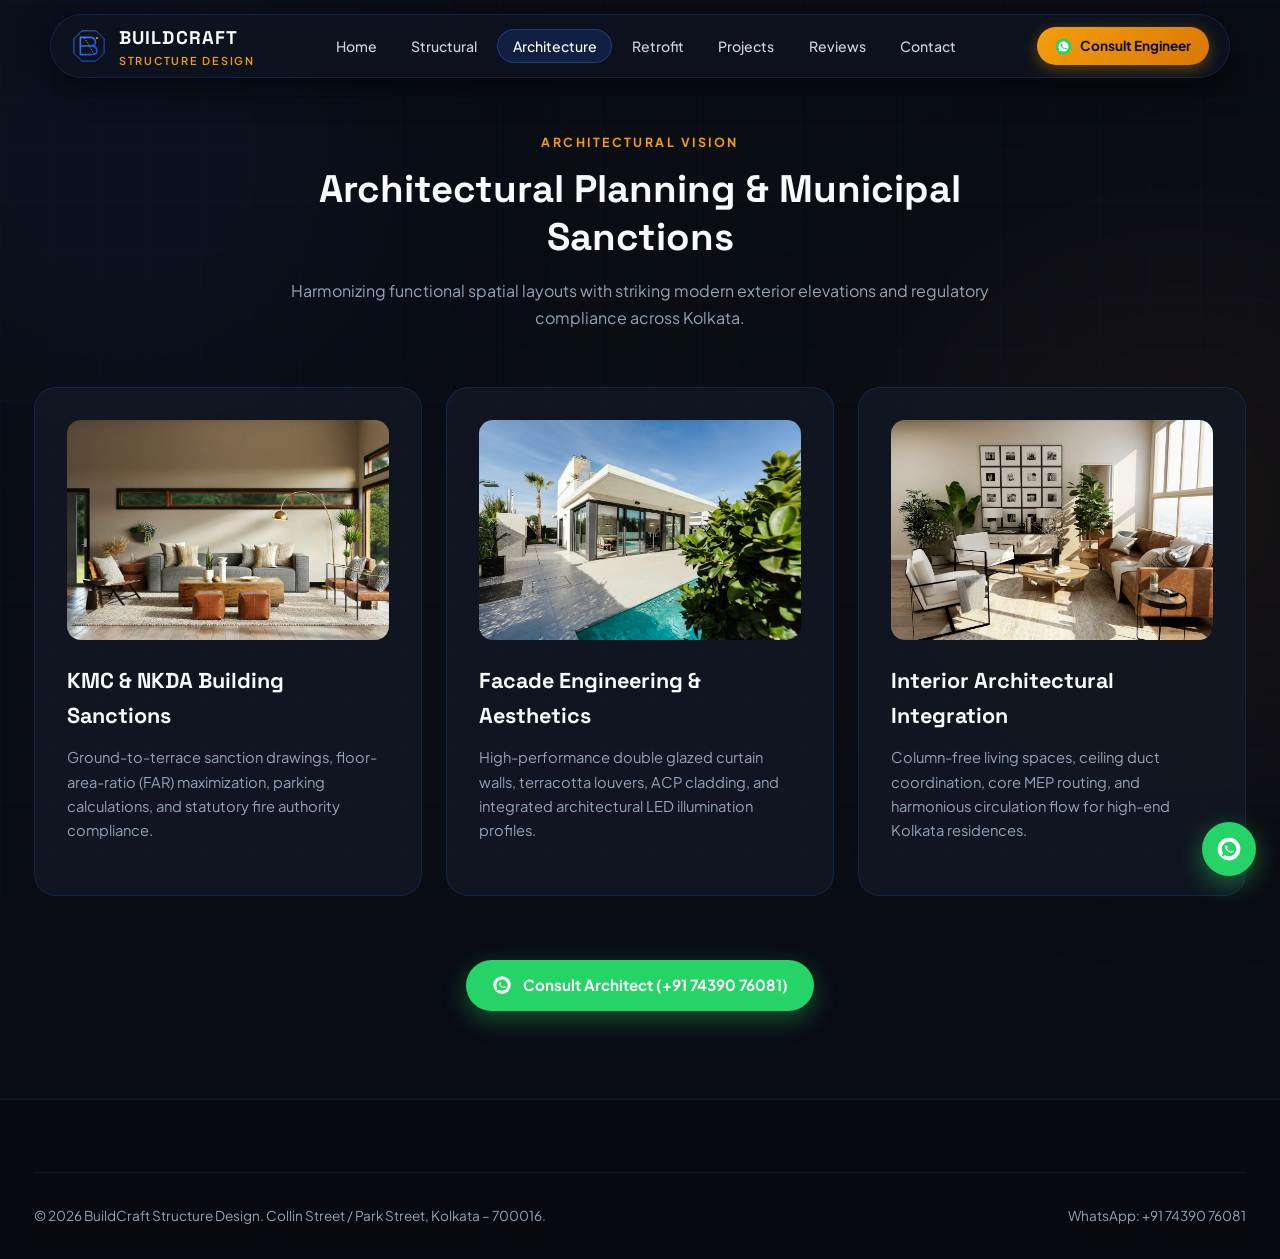
<file: architecture.html>
<!DOCTYPE html>
<html lang="en">
<head>
  <meta charset="UTF-8">
  <meta name="viewport" content="width=device-width, initial-scale=1.0, maximum-scale=5.0">
  <title>Architectural Blueprints & Sanctions — BuildCraft Kolkata</title>
  <meta name="description" content="Municipal sanction drawings, modern facade design, working architectural floor plans, and spatial planning by BuildCraft in Park Street, Kolkata.">
  <link rel="preconnect" href="https://fonts.googleapis.com">
  <link rel="preconnect" href="https://fonts.gstatic.com" crossorigin>
  <link href="https://fonts.googleapis.com/css2?family=Plus+Jakarta+Sans:wght@300;400;500;600;700&family=Space+Grotesk:wght@500;600;700&display=swap" rel="stylesheet">
  <link rel="icon" type="image/svg+xml" href="assets/images/logo.svg">
  <link rel="stylesheet" href="assets/css/style.css">
</head>
<body>
  <div class="ambient-glow-orb orb-1"></div>
  <div class="ambient-glow-orb orb-2"></div>
  <div class="arch-grid-bg"></div>

  <!-- TheDivine Floating Pill Navbar -->
  <header class="the-divine-navbar-wrapper">
    <nav class="the-divine-navbar" aria-label="Main Navigation">
      <a href="index.html" class="brand-wrapper">
        <img src="assets/images/logo.svg" alt="BuildCraft Logo" class="brand-logo-img">
        <div>
          <span class="brand-name">BuildCraft</span>
          <span class="brand-sub">Structure Design</span>
        </div>
      </a>

      <ul class="nav-links">
        <li><a href="index.html" class="nav-link">Home</a></li>
        <li><a href="structural.html" class="nav-link">Structural</a></li>
        <li><a href="architecture.html" class="nav-link active">Architecture</a></li>
        <li><a href="retrofit.html" class="nav-link">Retrofit</a></li>
        <li><a href="projects.html" class="nav-link">Projects</a></li>
        <li><a href="reviews.html" class="nav-link">Reviews</a></li>
        <li><a href="contact.html" class="nav-link">Contact</a></li>
      </ul>

      <div class="header-actions">
        <a href="https://wa.me/917439076081?text=Hello%20BuildCraft%2C%20I%20am%20inquiring%20about%20Architectural%20Blueprints." class="btn-cta-pill" target="_blank" rel="noopener">
          <svg class="wa-svg-icon" viewBox="0 0 32 32" style="width: 17px; height: 17px;">
            <circle cx="16" cy="16" r="15" fill="#25D366"/>
            <path fill="#FFFFFF" d="M16 6.5C10.8 6.5 6.5 10.8 6.5 16c0 1.9.5 3.6 1.5 5.1L6.5 25.5l4.6-1.4c1.4.9 3.1 1.4 4.9 1.4 5.2 0 9.5-4.3 9.5-9.5s-4.3-9.5-9.5-9.5zm5.5 13.4c-.2.6-1.3 1.2-1.8 1.2-.5.1-1.1.2-3.3-.7-2.7-1.1-4.4-3.9-4.5-4.1-.1-.2-1.1-1.5-1.1-2.8 0-1.3.7-2 1-2.2.2-.2.6-.3.9-.3.1 0 .2 0 .3.1.3 0 .4.1.5.4.2.5.7 1.8.8 1.9.1.2.1.4 0 .6-.1.2-.2.3-.3.5-.1.1-.3.3-.4.4-.1.1-.3.3-.1.6.2.4.9 1.5 1.9 2.4 1.3 1.2 2.4 1.5 2.8 1.7.4.2.6.1.8-.1.3-.3.7-.8.9-1.1.2-.3.4-.3.7-.2.3.1 1.8.9 2.1 1 .3.2.5.3.6.4.1.2.1.8-.1 1.4z"/>
          </svg>
          <span>Consult Engineer</span>
        </a>

        <button class="nav-toggle-btn" aria-label="Toggle Navigation Menu">
          <svg width="22" height="22" viewBox="0 0 24 24" fill="none" stroke="currentColor" stroke-width="2">
            <path d="M4 6h16M4 12h16M4 18h16"/>
          </svg>
        </button>
      </div>
    </nav>
  </header>

  <!-- Mobile Nav Drawer -->
  <div class="mobile-nav-drawer" role="dialog" aria-modal="true">
    <ul class="mobile-nav-links">
      <li><a href="index.html" class="mobile-nav-link">Home</a></li>
      <li><a href="structural.html" class="mobile-nav-link">Structural Engineering</a></li>
      <li><a href="architecture.html" class="mobile-nav-link active">Architectural Blueprints</a></li>
      <li><a href="retrofit.html" class="mobile-nav-link">Retrofitting & Vetting</a></li>
      <li><a href="projects.html" class="mobile-nav-link">Signature Projects</a></li>
      <li><a href="reviews.html" class="mobile-nav-link">Client Reviews</a></li>
      <li><a href="contact.html" class="mobile-nav-link">Contact Studio</a></li>
    </ul>
    <div style="margin-top: 1.5rem; text-align: center;">
      <a href="https://wa.me/917439076081" class="btn-hero-primary" style="width: 100%;" target="_blank" rel="noopener">
        <svg class="wa-svg-icon" viewBox="0 0 32 32">
          <circle cx="16" cy="16" r="14" fill="#FFFFFF"/>
          <path fill="#25D366" d="M16 7C11 7 7 11 7 16c0 1.8.5 3.5 1.4 5L7 25l4.2-1.3c1.4.8 3.1 1.3 4.8 1.3 5 0 9-4 9-9s-4-9-9-9zm4.8 12.6c-.2.5-1.1 1-1.6 1.1-.4.1-.9.1-2.9-.7-2.4-1-3.9-3.4-4-3.6-.1-.2-1-1.3-1-2.5 0-1.2.6-1.7.8-2 .2-.2.5-.3.8-.3h.2c.2 0 .4.1.5.3.2.4.6 1.5.7 1.7.1.1.1.3 0 .5-.1.2-.2.3-.3.4-.1.1-.2.2-.4.4-.1.1-.2.3-.1.5.2.4.8 1.3 1.7 2.1 1.1 1 2.1 1.3 2.5 1.5.3.1.5.1.7-.1.2-.3.6-.7.8-.9.2-.3.4-.2.6-.1.2.1 1.6.8 1.8.9.3.1.4.2.5.4.1.2.1.7-.1 1.2z"/>
        </svg>
        <span>WhatsApp Engineer</span>
      </a>
    </div>
  </div>

  <main>
    <section class="section" style="padding-top: 8rem;">
      <div class="container">
        <div class="section-header">
          <span class="section-eyebrow">Architectural Vision</span>
          <h1 class="section-title">Architectural Planning & Municipal Sanctions</h1>
          <p class="section-desc">Harmonizing functional spatial layouts with striking modern exterior elevations and regulatory compliance across Kolkata.</p>
        </div>

        <div class="bento-grid">
          <div class="bento-card">
            <div class="bento-card-media">
              <img src="assets/images/false-ceiling-lighting.jpg" alt="Municipal Sanction Drawings" loading="lazy">
            </div>
            <h2 class="bento-card-title">KMC & NKDA Building Sanctions</h2>
            <p class="bento-card-desc">Ground-to-terrace sanction drawings, floor-area-ratio (FAR) maximization, parking calculations, and statutory fire authority compliance.</p>
          </div>

          <div class="bento-card">
            <div class="bento-card-media">
              <img src="assets/images/penthouse-balcony-terrace.jpg" alt="Modern Facade Elevations" loading="lazy">
            </div>
            <h2 class="bento-card-title">Facade Engineering & Aesthetics</h2>
            <p class="bento-card-desc">High-performance double glazed curtain walls, terracotta louvers, ACP cladding, and integrated architectural LED illumination profiles.</p>
          </div>

          <div class="bento-card">
            <div class="bento-card-media">
              <img src="assets/images/luxury-living-room.jpg" alt="Interior Architectural Planning" loading="lazy">
            </div>
            <h2 class="bento-card-title">Interior Architectural Integration</h2>
            <p class="bento-card-desc">Column-free living spaces, ceiling duct coordination, core MEP routing, and harmonious circulation flow for high-end Kolkata residences.</p>
          </div>
        </div>

        <div style="margin-top: 4rem; text-align: center;">
          <a href="https://wa.me/917439076081?text=Hello%20BuildCraft%2C%20I%20would%20like%20to%20discuss%20architectural%20sanctions%20and%20blueprints." class="btn-hero-primary" target="_blank" rel="noopener">
            <svg class="wa-svg-icon" viewBox="0 0 32 32">
              <circle cx="16" cy="16" r="14" fill="#FFFFFF"/>
              <path fill="#25D366" d="M16 7C11 7 7 11 7 16c0 1.8.5 3.5 1.4 5L7 25l4.2-1.3c1.4.8 3.1 1.3 4.8 1.3 5 0 9-4 9-9s-4-9-9-9zm4.8 12.6c-.2.5-1.1 1-1.6 1.1-.4.1-.9.1-2.9-.7-2.4-1-3.9-3.4-4-3.6-.1-.2-1-1.3-1-2.5 0-1.2.6-1.7.8-2 .2-.2.5-.3.8-.3h.2c.2 0 .4.1.5.3.2.4.6 1.5.7 1.7.1.1.1.3 0 .5-.1.2-.2.3-.3.4-.1.1-.2.2-.4.4-.1.1-.2.3-.1.5.2.4.8 1.3 1.7 2.1 1.1 1 2.1 1.3 2.5 1.5.3.1.5.1.7-.1.2-.3.6-.7.8-.9.2-.3.4-.2.6-.1.2.1 1.6.8 1.8.9.3.1.4.2.5.4.1.2.1.7-.1 1.2z"/>
            </svg>
            <span>Consult Architect (+91 74390 76081)</span>
          </a>
        </div>
      </div>
    </section>
  </main>

  <footer class="luxury-footer">
    <div class="container">
      <div class="footer-bottom">
        <div>© 2026 BuildCraft Structure Design. Collin Street / Park Street, Kolkata – 700016.</div>
        <div>WhatsApp: +91 74390 76081</div>
      </div>
    </div>
  </footer>

  <a href="https://wa.me/917439076081" class="floating-wa-btn" target="_blank" rel="noopener" aria-label="WhatsApp Studio">
    <svg class="wa-svg-icon" viewBox="0 0 32 32" style="width: 26px; height: 26px;">
      <circle cx="16" cy="16" r="14" fill="#FFFFFF"/>
      <path fill="#25D366" d="M16 7C11 7 7 11 7 16c0 1.8.5 3.5 1.4 5L7 25l4.2-1.3c1.4.8 3.1 1.3 4.8 1.3 5 0 9-4 9-9s-4-9-9-9zm4.8 12.6c-.2.5-1.1 1-1.6 1.1-.4.1-.9.1-2.9-.7-2.4-1-3.9-3.4-4-3.6-.1-.2-1-1.3-1-2.5 0-1.2.6-1.7.8-2 .2-.2.5-.3.8-.3h.2c.2 0 .4.1.5.3.2.4.6 1.5.7 1.7.1.1.1.3 0 .5-.1.2-.2.3-.3.4-.1.1-.2.2-.4.4-.1.1-.2.3-.1.5.2.4.8 1.3 1.7 2.1 1.1 1 2.1 1.3 2.5 1.5.3.1.5.1.7-.1.2-.3.6-.7.8-.9.2-.3.4-.2.6-.1.2.1 1.6.8 1.8.9.3.1.4.2.5.4.1.2.1.7-.1 1.2z"/>
    </svg>
  </a>
  <script src="assets/js/main.js"></script>
</body>
</html>
</file>
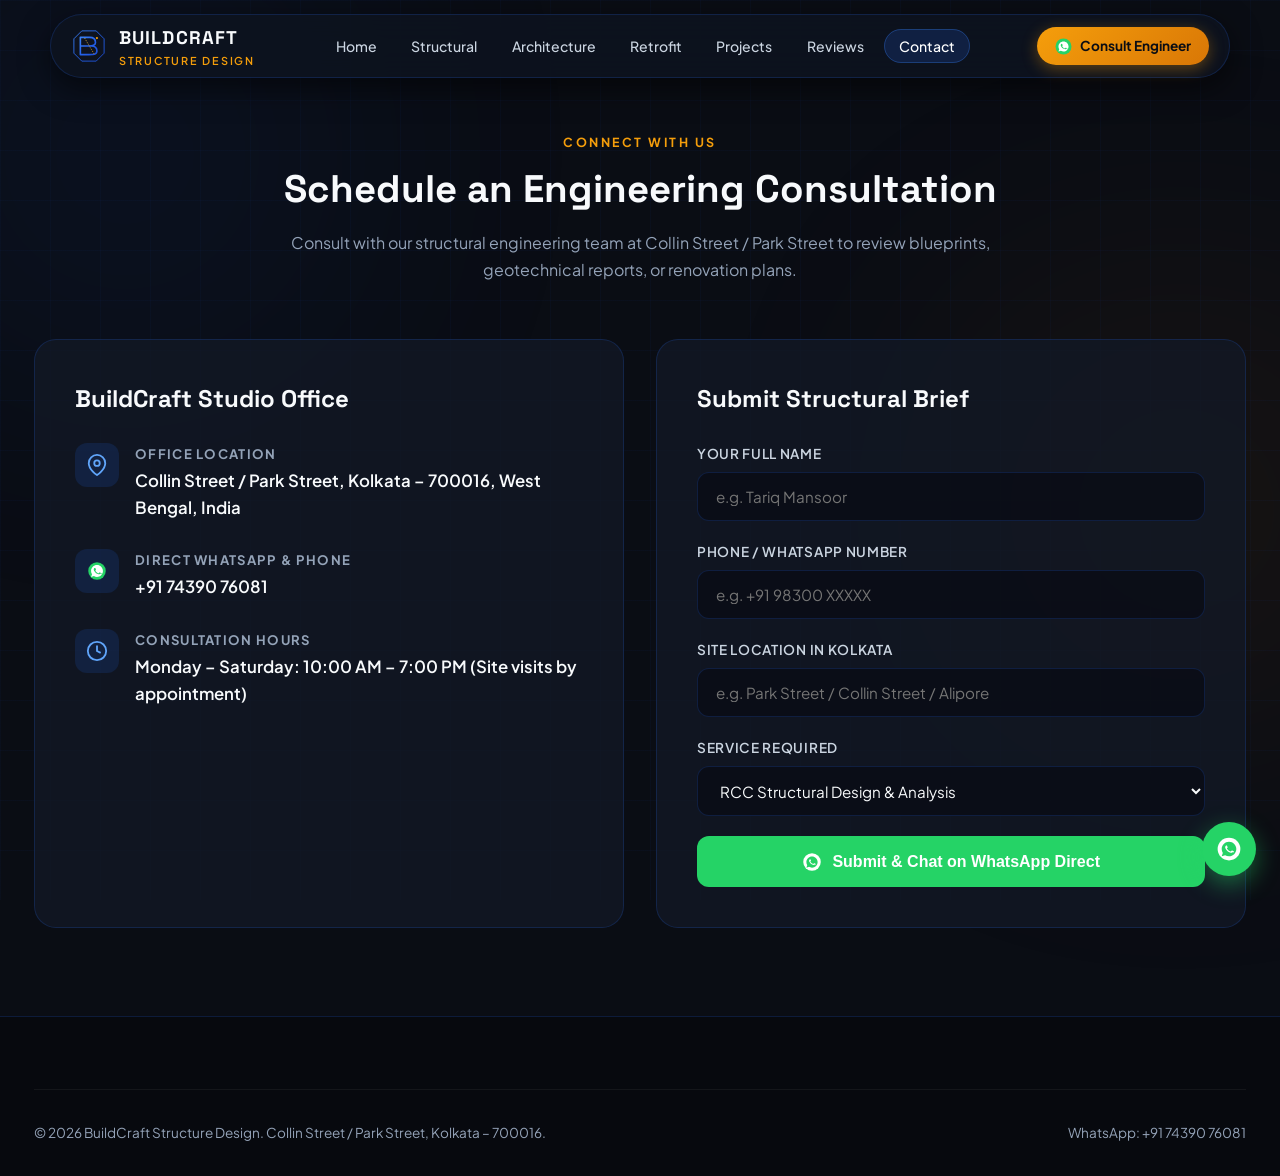
<file: contact.html>
<!DOCTYPE html>
<html lang="en">
<head>
  <meta charset="UTF-8">
  <meta name="viewport" content="width=device-width, initial-scale=1.0, maximum-scale=5.0">
  <title>Contact Engineering Studio — BuildCraft Kolkata</title>
  <meta name="description" content="Connect with BuildCraft Structure Design at Collin Street / Park Street, Kolkata. Direct WhatsApp, blueprint review, and structural consultation.">
  <link rel="preconnect" href="https://fonts.googleapis.com">
  <link rel="preconnect" href="https://fonts.gstatic.com" crossorigin>
  <link href="https://fonts.googleapis.com/css2?family=Plus+Jakarta+Sans:wght@300;400;500;600;700&family=Space+Grotesk:wght@500;600;700&display=swap" rel="stylesheet">
  <link rel="icon" type="image/svg+xml" href="assets/images/logo.svg">
  <link rel="stylesheet" href="assets/css/style.css">
</head>
<body>
  <div class="ambient-glow-orb orb-1"></div>
  <div class="ambient-glow-orb orb-2"></div>
  <div class="arch-grid-bg"></div>

  <!-- TheDivine Floating Pill Navbar -->
  <header class="the-divine-navbar-wrapper">
    <nav class="the-divine-navbar" aria-label="Main Navigation">
      <a href="index.html" class="brand-wrapper">
        <img src="assets/images/logo.svg" alt="BuildCraft Logo" class="brand-logo-img">
        <div>
          <span class="brand-name">BuildCraft</span>
          <span class="brand-sub">Structure Design</span>
        </div>
      </a>

      <ul class="nav-links">
        <li><a href="index.html" class="nav-link">Home</a></li>
        <li><a href="structural.html" class="nav-link">Structural</a></li>
        <li><a href="architecture.html" class="nav-link">Architecture</a></li>
        <li><a href="retrofit.html" class="nav-link">Retrofit</a></li>
        <li><a href="projects.html" class="nav-link">Projects</a></li>
        <li><a href="reviews.html" class="nav-link">Reviews</a></li>
        <li><a href="contact.html" class="nav-link active">Contact</a></li>
      </ul>

      <div class="header-actions">
        <a href="https://wa.me/917439076081?text=Hello%20BuildCraft%2C%20I%20am%20inquiring%20about%20a%20Structural%20Consultation." class="btn-cta-pill" target="_blank" rel="noopener">
          <svg class="wa-svg-icon" viewBox="0 0 32 32" style="width: 17px; height: 17px;">
            <circle cx="16" cy="16" r="15" fill="#25D366"/>
            <path fill="#FFFFFF" d="M16 6.5C10.8 6.5 6.5 10.8 6.5 16c0 1.9.5 3.6 1.5 5.1L6.5 25.5l4.6-1.4c1.4.9 3.1 1.4 4.9 1.4 5.2 0 9.5-4.3 9.5-9.5s-4.3-9.5-9.5-9.5zm5.5 13.4c-.2.6-1.3 1.2-1.8 1.2-.5.1-1.1.2-3.3-.7-2.7-1.1-4.4-3.9-4.5-4.1-.1-.2-1.1-1.5-1.1-2.8 0-1.3.7-2 1-2.2.2-.2.6-.3.9-.3.1 0 .2 0 .3.1.3 0 .4.1.5.4.2.5.7 1.8.8 1.9.1.2.1.4 0 .6-.1.2-.2.3-.3.5-.1.1-.3.3-.4.4-.1.1-.3.3-.1.6.2.4.9 1.5 1.9 2.4 1.3 1.2 2.4 1.5 2.8 1.7.4.2.6.1.8-.1.3-.3.7-.8.9-1.1.2-.3.4-.3.7-.2.3.1 1.8.9 2.1 1 .3.2.5.3.6.4.1.2.1.8-.1 1.4z"/>
          </svg>
          <span>Consult Engineer</span>
        </a>

        <button class="nav-toggle-btn" aria-label="Toggle Navigation Menu">
          <svg width="22" height="22" viewBox="0 0 24 24" fill="none" stroke="currentColor" stroke-width="2">
            <path d="M4 6h16M4 12h16M4 18h16"/>
          </svg>
        </button>
      </div>
    </nav>
  </header>

  <!-- Mobile Nav Drawer -->
  <div class="mobile-nav-drawer" role="dialog" aria-modal="true">
    <ul class="mobile-nav-links">
      <li><a href="index.html" class="mobile-nav-link">Home</a></li>
      <li><a href="structural.html" class="mobile-nav-link">Structural Engineering</a></li>
      <li><a href="architecture.html" class="mobile-nav-link">Architectural Blueprints</a></li>
      <li><a href="retrofit.html" class="mobile-nav-link">Retrofitting & Vetting</a></li>
      <li><a href="projects.html" class="mobile-nav-link">Signature Projects</a></li>
      <li><a href="reviews.html" class="mobile-nav-link">Client Reviews</a></li>
      <li><a href="contact.html" class="mobile-nav-link active">Contact Studio</a></li>
    </ul>
    <div style="margin-top: 1.5rem; text-align: center;">
      <a href="https://wa.me/917439076081" class="btn-hero-primary" style="width: 100%;" target="_blank" rel="noopener">
        <svg class="wa-svg-icon" viewBox="0 0 32 32">
          <circle cx="16" cy="16" r="14" fill="#FFFFFF"/>
          <path fill="#25D366" d="M16 7C11 7 7 11 7 16c0 1.8.5 3.5 1.4 5L7 25l4.2-1.3c1.4.8 3.1 1.3 4.8 1.3 5 0 9-4 9-9s-4-9-9-9zm4.8 12.6c-.2.5-1.1 1-1.6 1.1-.4.1-.9.1-2.9-.7-2.4-1-3.9-3.4-4-3.6-.1-.2-1-1.3-1-2.5 0-1.2.6-1.7.8-2 .2-.2.5-.3.8-.3h.2c.2 0 .4.1.5.3.2.4.6 1.5.7 1.7.1.1.1.3 0 .5-.1.2-.2.3-.3.4-.1.1-.2.2-.4.4-.1.1-.2.3-.1.5.2.4.8 1.3 1.7 2.1 1.1 1 2.1 1.3 2.5 1.5.3.1.5.1.7-.1.2-.3.6-.7.8-.9.2-.3.4-.2.6-.1.2.1 1.6.8 1.8.9.3.1.4.2.5.4.1.2.1.7-.1 1.2z"/>
        </svg>
        <span>WhatsApp Engineer</span>
      </a>
    </div>
  </div>

  <main>
    <section class="section" style="padding-top: 8rem;">
      <div class="container">
        <div class="section-header">
          <span class="section-eyebrow">Connect with Us</span>
          <h1 class="section-title">Schedule an Engineering Consultation</h1>
          <p class="section-desc">Consult with our structural engineering team at Collin Street / Park Street to review blueprints, geotechnical reports, or renovation plans.</p>
        </div>

        <div class="contact-grid">
          <div class="contact-info-card">
            <h2 style="font-family: var(--font-heading); font-size: 1.5rem; margin-bottom: 1.5rem; color: var(--text-primary);">BuildCraft Studio Office</h2>
            
            <div class="contact-item">
              <div class="contact-icon">
                <svg width="22" height="22" viewBox="0 0 24 24" fill="none" stroke="currentColor" stroke-width="2"><path d="M21 10c0 7-9 13-9 13s-9-6-9-13a9 9 0 0 1 18 0z"/><circle cx="12" cy="10" r="3"/></svg>
              </div>
              <div class="contact-text">
                <h4>Office Location</h4>
                <p>Collin Street / Park Street, Kolkata – 700016, West Bengal, India</p>
              </div>
            </div>

            <div class="contact-item">
              <div class="contact-icon">
                <svg class="wa-svg-icon" viewBox="0 0 32 32">
                  <circle cx="16" cy="16" r="14" fill="#25D366"/>
                  <path fill="#FFFFFF" d="M16 6.5C10.8 6.5 6.5 10.8 6.5 16c0 1.9.5 3.6 1.5 5.1L6.5 25.5l4.6-1.4c1.4.9 3.1 1.4 4.9 1.4 5.2 0 9.5-4.3 9.5-9.5s-4.3-9.5-9.5-9.5zm5.5 13.4c-.2.6-1.3 1.2-1.8 1.2-.5.1-1.1.2-3.3-.7-2.7-1.1-4.4-3.9-4.5-4.1-.1-.2-1.1-1.5-1.1-2.8 0-1.3.7-2 1-2.2.2-.2.6-.3.9-.3.1 0 .2 0 .3.1.3 0 .4.1.5.4.2.5.7 1.8.8 1.9.1.2.1.4 0 .6-.1.2-.2.3-.3.5-.1.1-.3.3-.4.4-.1.1-.3.3-.1.6.2.4.9 1.5 1.9 2.4 1.3 1.2 2.4 1.5 2.8 1.7.4.2.6.1.8-.1.3-.3.7-.8.9-1.1.2-.3.4-.3.7-.2.3.1 1.8.9 2.1 1 .3.2.5.3.6.4.1.2.1.8-.1 1.4z"/>
                </svg>
              </div>
              <div class="contact-text">
                <h4>Direct WhatsApp & Phone</h4>
                <p><a href="https://wa.me/917439076081">+91 74390 76081</a></p>
              </div>
            </div>

            <div class="contact-item">
              <div class="contact-icon">
                <svg width="22" height="22" viewBox="0 0 24 24" fill="none" stroke="currentColor" stroke-width="2"><circle cx="12" cy="12" r="10"/><polyline points="12 6 12 12 16 14"/></svg>
              </div>
              <div class="contact-text">
                <h4>Consultation Hours</h4>
                <p>Monday – Saturday: 10:00 AM – 7:00 PM (Site visits by appointment)</p>
              </div>
            </div>
          </div>

          <div class="contact-form-card">
            <h2 style="font-family: var(--font-heading); font-size: 1.5rem; margin-bottom: 1.5rem; color: var(--text-primary);">Submit Structural Brief</h2>
            
            <form onsubmit="event.preventDefault(); const name = document.getElementById('cf-name').value; const phone = document.getElementById('cf-phone').value; const loc = document.getElementById('cf-loc').value; const type = document.getElementById('cf-type').value; const msg = encodeURIComponent(`Hello BuildCraft, my name is ${name} (${phone}). I have a ${type} project in ${loc}. I would like to schedule a structural engineering consultation.`); window.open(`https://wa.me/917439076081?text=${msg}`, '_blank');">
              <div class="form-group">
                <label class="form-label" for="cf-name">Your Full Name</label>
                <input type="text" id="cf-name" class="form-control" placeholder="e.g. Tariq Mansoor" required>
              </div>

              <div class="form-group">
                <label class="form-label" for="cf-phone">Phone / WhatsApp Number</label>
                <input type="tel" id="cf-phone" class="form-control" placeholder="e.g. +91 98300 XXXXX" required>
              </div>

              <div class="form-group">
                <label class="form-label" for="cf-loc">Site Location in Kolkata</label>
                <input type="text" id="cf-loc" class="form-control" placeholder="e.g. Park Street / Collin Street / Alipore" required>
              </div>

              <div class="form-group">
                <label class="form-label" for="cf-type">Service Required</label>
                <select id="cf-type" class="form-select">
                  <option value="RCC Structural Design & Analysis">RCC Structural Design & Analysis</option>
                  <option value="Architectural Sanction Blueprints">Architectural Sanction Blueprints</option>
                  <option value="Structural Audit / NDT Testing">Structural Audit / NDT Testing</option>
                  <option value="Retrofitting & Column Jacketing">Retrofitting & Column Jacketing</option>
                </select>
              </div>

              <button type="submit" class="btn-form-submit">
                <svg class="wa-svg-icon" viewBox="0 0 32 32">
                  <circle cx="16" cy="16" r="14" fill="#FFFFFF"/>
                  <path fill="#25D366" d="M16 7C11 7 7 11 7 16c0 1.8.5 3.5 1.4 5L7 25l4.2-1.3c1.4.8 3.1 1.3 4.8 1.3 5 0 9-4 9-9s-4-9-9-9zm4.8 12.6c-.2.5-1.1 1-1.6 1.1-.4.1-.9.1-2.9-.7-2.4-1-3.9-3.4-4-3.6-.1-.2-1-1.3-1-2.5 0-1.2.6-1.7.8-2 .2-.2.5-.3.8-.3h.2c.2 0 .4.1.5.3.2.4.6 1.5.7 1.7.1.1.1.3 0 .5-.1.2-.2.3-.3.4-.1.1-.2.2-.4.4-.1.1-.2.3-.1.5.2.4.8 1.3 1.7 2.1 1.1 1 2.1 1.3 2.5 1.5.3.1.5.1.7-.1.2-.3.6-.7.8-.9.2-.3.4-.2.6-.1.2.1 1.6.8 1.8.9.3.1.4.2.5.4.1.2.1.7-.1 1.2z"/>
                </svg>
                <span>Submit & Chat on WhatsApp Direct</span>
              </button>
            </form>
          </div>
        </div>
      </div>
    </section>
  </main>

  <footer class="luxury-footer">
    <div class="container">
      <div class="footer-bottom">
        <div>© 2026 BuildCraft Structure Design. Collin Street / Park Street, Kolkata – 700016.</div>
        <div>WhatsApp: +91 74390 76081</div>
      </div>
    </div>
  </footer>

  <a href="https://wa.me/917439076081" class="floating-wa-btn" target="_blank" rel="noopener" aria-label="WhatsApp Studio">
    <svg class="wa-svg-icon" viewBox="0 0 32 32" style="width: 26px; height: 26px;">
      <circle cx="16" cy="16" r="14" fill="#FFFFFF"/>
      <path fill="#25D366" d="M16 7C11 7 7 11 7 16c0 1.8.5 3.5 1.4 5L7 25l4.2-1.3c1.4.8 3.1 1.3 4.8 1.3 5 0 9-4 9-9s-4-9-9-9zm4.8 12.6c-.2.5-1.1 1-1.6 1.1-.4.1-.9.1-2.9-.7-2.4-1-3.9-3.4-4-3.6-.1-.2-1-1.3-1-2.5 0-1.2.6-1.7.8-2 .2-.2.5-.3.8-.3h.2c.2 0 .4.1.5.3.2.4.6 1.5.7 1.7.1.1.1.3 0 .5-.1.2-.2.3-.3.4-.1.1-.2.2-.4.4-.1.1-.2.3-.1.5.2.4.8 1.3 1.7 2.1 1.1 1 2.1 1.3 2.5 1.5.3.1.5.1.7-.1.2-.3.6-.7.8-.9.2-.3.4-.2.6-.1.2.1 1.6.8 1.8.9.3.1.4.2.5.4.1.2.1.7-.1 1.2z"/>
    </svg>
  </a>
  <script src="assets/js/main.js"></script>
</body>
</html>
</file>
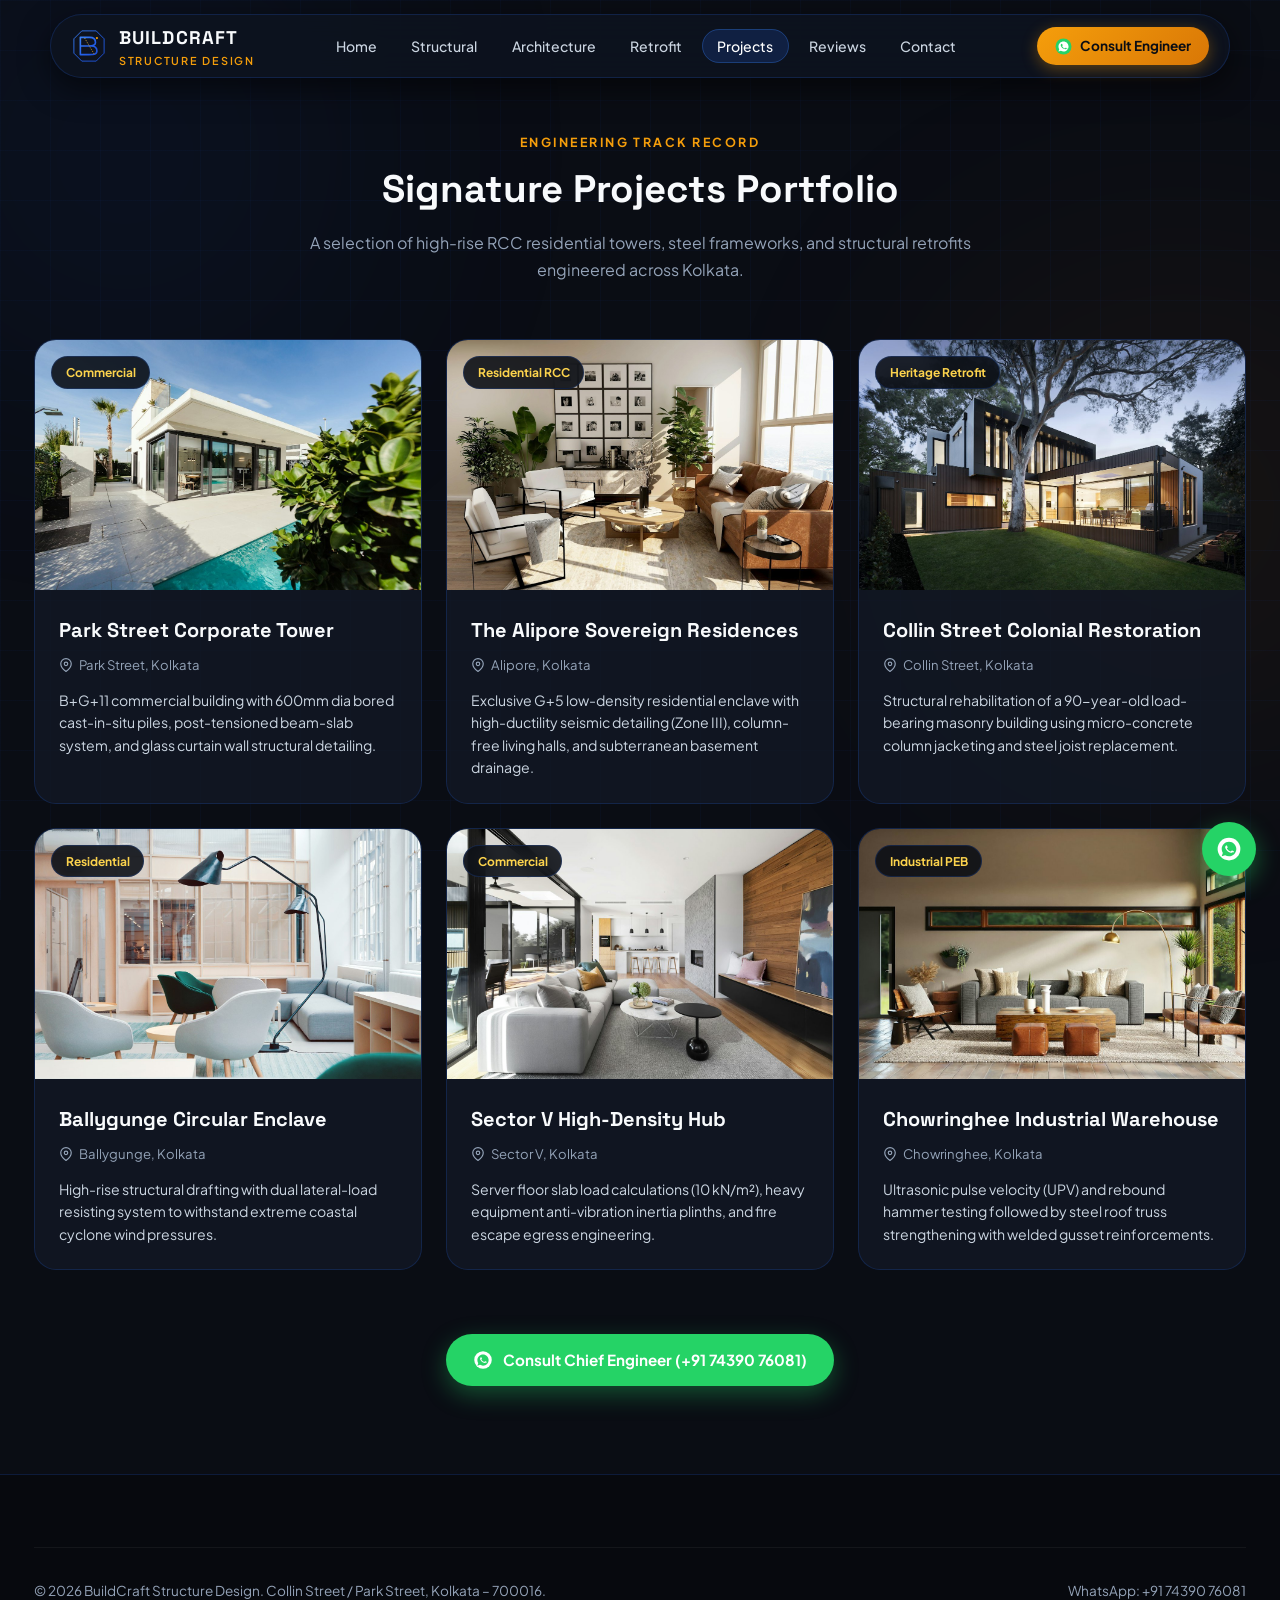
<file: projects.html>
<!DOCTYPE html>
<html lang="en">
<head>
  <meta charset="UTF-8">
  <meta name="viewport" content="width=device-width, initial-scale=1.0, maximum-scale=5.0">
  <title>Engineering Projects Portfolio — BuildCraft Kolkata</title>
  <meta name="description" content="Explore signature residential, commercial, industrial PEB, and heritage retrofitting projects engineered by BuildCraft Structure Design in Kolkata.">
  <link rel="preconnect" href="https://fonts.googleapis.com">
  <link rel="preconnect" href="https://fonts.gstatic.com" crossorigin>
  <link href="https://fonts.googleapis.com/css2?family=Plus+Jakarta+Sans:wght@300;400;500;600;700&family=Space+Grotesk:wght@500;600;700&display=swap" rel="stylesheet">
  <link rel="icon" type="image/svg+xml" href="assets/images/logo.svg">
  <link rel="stylesheet" href="assets/css/style.css">
</head>
<body>
  <div class="ambient-glow-orb orb-1"></div>
  <div class="ambient-glow-orb orb-2"></div>
  <div class="arch-grid-bg"></div>

  <!-- TheDivine Floating Pill Navbar -->
  <header class="the-divine-navbar-wrapper">
    <nav class="the-divine-navbar" aria-label="Main Navigation">
      <a href="index.html" class="brand-wrapper">
        <img src="assets/images/logo.svg" alt="BuildCraft Logo" class="brand-logo-img">
        <div>
          <span class="brand-name">BuildCraft</span>
          <span class="brand-sub">Structure Design</span>
        </div>
      </a>

      <ul class="nav-links">
        <li><a href="index.html" class="nav-link">Home</a></li>
        <li><a href="structural.html" class="nav-link">Structural</a></li>
        <li><a href="architecture.html" class="nav-link">Architecture</a></li>
        <li><a href="retrofit.html" class="nav-link">Retrofit</a></li>
        <li><a href="projects.html" class="nav-link active">Projects</a></li>
        <li><a href="reviews.html" class="nav-link">Reviews</a></li>
        <li><a href="contact.html" class="nav-link">Contact</a></li>
      </ul>

      <div class="header-actions">
        <a href="https://wa.me/917439076081?text=Hello%20BuildCraft%2C%20I%20am%20inquiring%20about%20your%20Engineering%20Projects." class="btn-cta-pill" target="_blank" rel="noopener">
          <svg class="wa-svg-icon" viewBox="0 0 32 32" style="width: 17px; height: 17px;">
            <circle cx="16" cy="16" r="15" fill="#25D366"/>
            <path fill="#FFFFFF" d="M16 6.5C10.8 6.5 6.5 10.8 6.5 16c0 1.9.5 3.6 1.5 5.1L6.5 25.5l4.6-1.4c1.4.9 3.1 1.4 4.9 1.4 5.2 0 9.5-4.3 9.5-9.5s-4.3-9.5-9.5-9.5zm5.5 13.4c-.2.6-1.3 1.2-1.8 1.2-.5.1-1.1.2-3.3-.7-2.7-1.1-4.4-3.9-4.5-4.1-.1-.2-1.1-1.5-1.1-2.8 0-1.3.7-2 1-2.2.2-.2.6-.3.9-.3.1 0 .2 0 .3.1.3 0 .4.1.5.4.2.5.7 1.8.8 1.9.1.2.1.4 0 .6-.1.2-.2.3-.3.5-.1.1-.3.3-.4.4-.1.1-.3.3-.1.6.2.4.9 1.5 1.9 2.4 1.3 1.2 2.4 1.5 2.8 1.7.4.2.6.1.8-.1.3-.3.7-.8.9-1.1.2-.3.4-.3.7-.2.3.1 1.8.9 2.1 1 .3.2.5.3.6.4.1.2.1.8-.1 1.4z"/>
          </svg>
          <span>Consult Engineer</span>
        </a>

        <button class="nav-toggle-btn" aria-label="Toggle Navigation Menu">
          <svg width="22" height="22" viewBox="0 0 24 24" fill="none" stroke="currentColor" stroke-width="2">
            <path d="M4 6h16M4 12h16M4 18h16"/>
          </svg>
        </button>
      </div>
    </nav>
  </header>

  <!-- Mobile Nav Drawer -->
  <div class="mobile-nav-drawer" role="dialog" aria-modal="true">
    <ul class="mobile-nav-links">
      <li><a href="index.html" class="mobile-nav-link">Home</a></li>
      <li><a href="structural.html" class="mobile-nav-link">Structural Engineering</a></li>
      <li><a href="architecture.html" class="mobile-nav-link">Architectural Blueprints</a></li>
      <li><a href="retrofit.html" class="mobile-nav-link">Retrofitting & Vetting</a></li>
      <li><a href="projects.html" class="mobile-nav-link active">Signature Projects</a></li>
      <li><a href="reviews.html" class="mobile-nav-link">Client Reviews</a></li>
      <li><a href="contact.html" class="mobile-nav-link">Contact Studio</a></li>
    </ul>
    <div style="margin-top: 1.5rem; text-align: center;">
      <a href="https://wa.me/917439076081" class="btn-hero-primary" style="width: 100%;" target="_blank" rel="noopener">
        <svg class="wa-svg-icon" viewBox="0 0 32 32">
          <circle cx="16" cy="16" r="14" fill="#FFFFFF"/>
          <path fill="#25D366" d="M16 7C11 7 7 11 7 16c0 1.8.5 3.5 1.4 5L7 25l4.2-1.3c1.4.8 3.1 1.3 4.8 1.3 5 0 9-4 9-9s-4-9-9-9zm4.8 12.6c-.2.5-1.1 1-1.6 1.1-.4.1-.9.1-2.9-.7-2.4-1-3.9-3.4-4-3.6-.1-.2-1.1-1.5-1.1-2.8 0-1.2.6-1.7.8-2 .2-.2.5-.3.8-.3h.2c.2 0 .4.1.5.3.2.4.6 1.5.7 1.7.1.1.1.3 0 .5-.1.2-.2.3-.3.4-.1.1-.2.2-.4.4-.1.1-.2.3-.1.5.2.4.8 1.3 1.7 2.1 1.1 1 2.1 1.3 2.5 1.5.3.1.5.1.7-.1.2-.3.6-.7.8-.9.2-.3.4-.2.6-.1.2.1 1.6.8 1.8.9.3.1.4.2.5.4.1.2.1.7-.1 1.2z"/>
        </svg>
        <span>WhatsApp Engineer</span>
      </a>
    </div>
  </div>

  <main>
    <section class="section" style="padding-top: 8rem;">
      <div class="container">
        <div class="section-header">
          <span class="section-eyebrow">Engineering Track Record</span>
          <h1 class="section-title">Signature Projects Portfolio</h1>
          <p class="section-desc">A selection of high-rise RCC residential towers, steel frameworks, and structural retrofits engineered across Kolkata.</p>
        </div>

        <div class="portfolio-grid">
          <div class="project-card">
            <div class="project-media">
              <img src="assets/images/penthouse-balcony-terrace.jpg" alt="Park Street Commercial Complex" loading="lazy">
              <span class="project-tag">Commercial</span>
            </div>
            <div class="project-info">
              <h2 class="project-title">Park Street Corporate Tower</h2>
              <div class="project-loc">
                <svg width="14" height="14" viewBox="0 0 24 24" fill="none" stroke="currentColor" stroke-width="2"><path d="M21 10c0 7-9 13-9 13s-9-6-9-13a9 9 0 0 1 18 0z"/><circle cx="12" cy="10" r="3"/></svg>
                <span>Park Street, Kolkata</span>
              </div>
              <p class="project-details">B+G+11 commercial building with 600mm dia bored cast-in-situ piles, post-tensioned beam-slab system, and glass curtain wall structural detailing.</p>
            </div>
          </div>

          <div class="project-card">
            <div class="project-media">
              <img src="assets/images/luxury-living-room.jpg" alt="Alipore Luxury Enclave" loading="lazy">
              <span class="project-tag">Residential RCC</span>
            </div>
            <div class="project-info">
              <h2 class="project-title">The Alipore Sovereign Residences</h2>
              <div class="project-loc">
                <svg width="14" height="14" viewBox="0 0 24 24" fill="none" stroke="currentColor" stroke-width="2"><path d="M21 10c0 7-9 13-9 13s-9-6-9-13a9 9 0 0 1 18 0z"/><circle cx="12" cy="10" r="3"/></svg>
                <span>Alipore, Kolkata</span>
              </div>
              <p class="project-details">Exclusive G+5 low-density residential enclave with high-ductility seismic detailing (Zone III), column-free living halls, and subterranean basement drainage.</p>
            </div>
          </div>

          <div class="project-card">
            <div class="project-media">
              <img src="assets/images/architect-studio-team.jpg" alt="Heritage Restoration Collin Street" loading="lazy">
              <span class="project-tag">Heritage Retrofit</span>
            </div>
            <div class="project-info">
              <h2 class="project-title">Collin Street Colonial Restoration</h2>
              <div class="project-loc">
                <svg width="14" height="14" viewBox="0 0 24 24" fill="none" stroke="currentColor" stroke-width="2"><path d="M21 10c0 7-9 13-9 13s-9-6-9-13a9 9 0 0 1 18 0z"/><circle cx="12" cy="10" r="3"/></svg>
                <span>Collin Street, Kolkata</span>
              </div>
              <p class="project-details">Structural rehabilitation of a 90-year-old load-bearing masonry building using micro-concrete column jacketing and steel joist replacement.</p>
            </div>
          </div>

          <!-- Cards 4-6 (hide on mobile) -->
          <div class="project-card hide-on-mobile">
            <div class="project-media">
              <img src="assets/images/contemporary-study-office.jpg" alt="Ballygunge Residential Tower" loading="lazy">
              <span class="project-tag">Residential</span>
            </div>
            <div class="project-info">
              <h2 class="project-title">Ballygunge Circular Enclave</h2>
              <div class="project-loc">
                <svg width="14" height="14" viewBox="0 0 24 24" fill="none" stroke="currentColor" stroke-width="2"><path d="M21 10c0 7-9 13-9 13s-9-6-9-13a9 9 0 0 1 18 0z"/><circle cx="12" cy="10" r="3"/></svg>
                <span>Ballygunge, Kolkata</span>
              </div>
              <p class="project-details">High-rise structural drafting with dual lateral-load resisting system to withstand extreme coastal cyclone wind pressures.</p>
            </div>
          </div>

          <div class="project-card hide-on-mobile">
            <div class="project-media">
              <img src="assets/images/smart-home-lounge.jpg" alt="Sector V IT Facility" loading="lazy">
              <span class="project-tag">Commercial</span>
            </div>
            <div class="project-info">
              <h2 class="project-title">Sector V High-Density Hub</h2>
              <div class="project-loc">
                <svg width="14" height="14" viewBox="0 0 24 24" fill="none" stroke="currentColor" stroke-width="2"><path d="M21 10c0 7-9 13-9 13s-9-6-9-13a9 9 0 0 1 18 0z"/><circle cx="12" cy="10" r="3"/></svg>
                <span>Sector V, Kolkata</span>
              </div>
              <p class="project-details">Server floor slab load calculations (10 kN/m²), heavy equipment anti-vibration inertia plinths, and fire escape egress engineering.</p>
            </div>
          </div>

          <div class="project-card hide-on-mobile">
            <div class="project-media">
              <img src="assets/images/false-ceiling-lighting.jpg" alt="Industrial PEB Warehouse" loading="lazy">
              <span class="project-tag">Industrial PEB</span>
            </div>
            <div class="project-info">
              <h2 class="project-title">Chowringhee Industrial Warehouse</h2>
              <div class="project-loc">
                <svg width="14" height="14" viewBox="0 0 24 24" fill="none" stroke="currentColor" stroke-width="2"><path d="M21 10c0 7-9 13-9 13s-9-6-9-13a9 9 0 0 1 18 0z"/><circle cx="12" cy="10" r="3"/></svg>
                <span>Chowringhee, Kolkata</span>
              </div>
              <p class="project-details">Ultrasonic pulse velocity (UPV) and rebound hammer testing followed by steel roof truss strengthening with welded gusset reinforcements.</p>
            </div>
          </div>
        </div>

        <div style="margin-top: 4rem; text-align: center;">
          <a href="https://wa.me/917439076081?text=Hello%20BuildCraft%2C%20I%20reviewed%20your%20project%20case%20studies%20and%20would%20like%20to%20discuss%20my%20site." class="btn-hero-primary" target="_blank" rel="noopener">
            <svg class="wa-svg-icon" viewBox="0 0 32 32">
              <circle cx="16" cy="16" r="14" fill="#FFFFFF"/>
              <path fill="#25D366" d="M16 7C11 7 7 11 7 16c0 1.8.5 3.5 1.4 5L7 25l4.2-1.3c1.4.8 3.1 1.3 4.8 1.3 5 0 9-4 9-9s-4-9-9-9zm4.8 12.6c-.2.5-1.1 1-1.6 1.1-.4.1-.9.1-2.9-.7-2.4-1-3.9-3.4-4-3.6-.1-.2-1-1.3-1-2.5 0-1.2.6-1.7.8-2 .2-.2.5-.3.8-.3h.2c.2 0 .4.1.5.3.2.4.6 1.5.7 1.7.1.1.1.3 0 .5-.1.2-.2.3-.3.4-.1.1-.2.2-.4.4-.1.1-.2.3-.1.5.2.4.8 1.3 1.7 2.1 1.1 1 2.1 1.3 2.5 1.5.3.1.5.1.7-.1.2-.3.6-.7.8-.9.2-.3.4-.2.6-.1.2.1 1.6.8 1.8.9.3.1.4.2.5.4.1.2.1.7-.1 1.2z"/>
            </svg>
            <span>Consult Chief Engineer (+91 74390 76081)</span>
          </a>
        </div>
      </div>
    </section>
  </main>

  <footer class="luxury-footer">
    <div class="container">
      <div class="footer-bottom">
        <div>© 2026 BuildCraft Structure Design. Collin Street / Park Street, Kolkata – 700016.</div>
        <div>WhatsApp: +91 74390 76081</div>
      </div>
    </div>
  </footer>

  <a href="https://wa.me/917439076081" class="floating-wa-btn" target="_blank" rel="noopener" aria-label="WhatsApp Studio">
    <svg class="wa-svg-icon" viewBox="0 0 32 32" style="width: 26px; height: 26px;">
      <circle cx="16" cy="16" r="14" fill="#FFFFFF"/>
      <path fill="#25D366" d="M16 7C11 7 7 11 7 16c0 1.8.5 3.5 1.4 5L7 25l4.2-1.3c1.4.8 3.1 1.3 4.8 1.3 5 0 9-4 9-9s-4-9-9-9zm4.8 12.6c-.2.5-1.1 1-1.6 1.1-.4.1-.9.1-2.9-.7-2.4-1-3.9-3.4-4-3.6-.1-.2-1-1.3-1-2.5 0-1.2.6-1.7.8-2 .2-.2.5-.3.8-.3h.2c.2 0 .4.1.5.3.2.4.6 1.5.7 1.7.1.1.1.3 0 .5-.1.2-.2.3-.3.4-.1.1-.2.2-.4.4-.1.1-.2.3-.1.5.2.4.8 1.3 1.7 2.1 1.1 1 2.1 1.3 2.5 1.5.3.1.5.1.7-.1.2-.3.6-.7.8-.9.2-.3.4-.2.6-.1.2.1 1.6.8 1.8.9.3.1.4.2.5.4.1.2.1.7-.1 1.2z"/>
    </svg>
  </a>
  <script src="assets/js/main.js"></script>
</body>
</html>
</file>
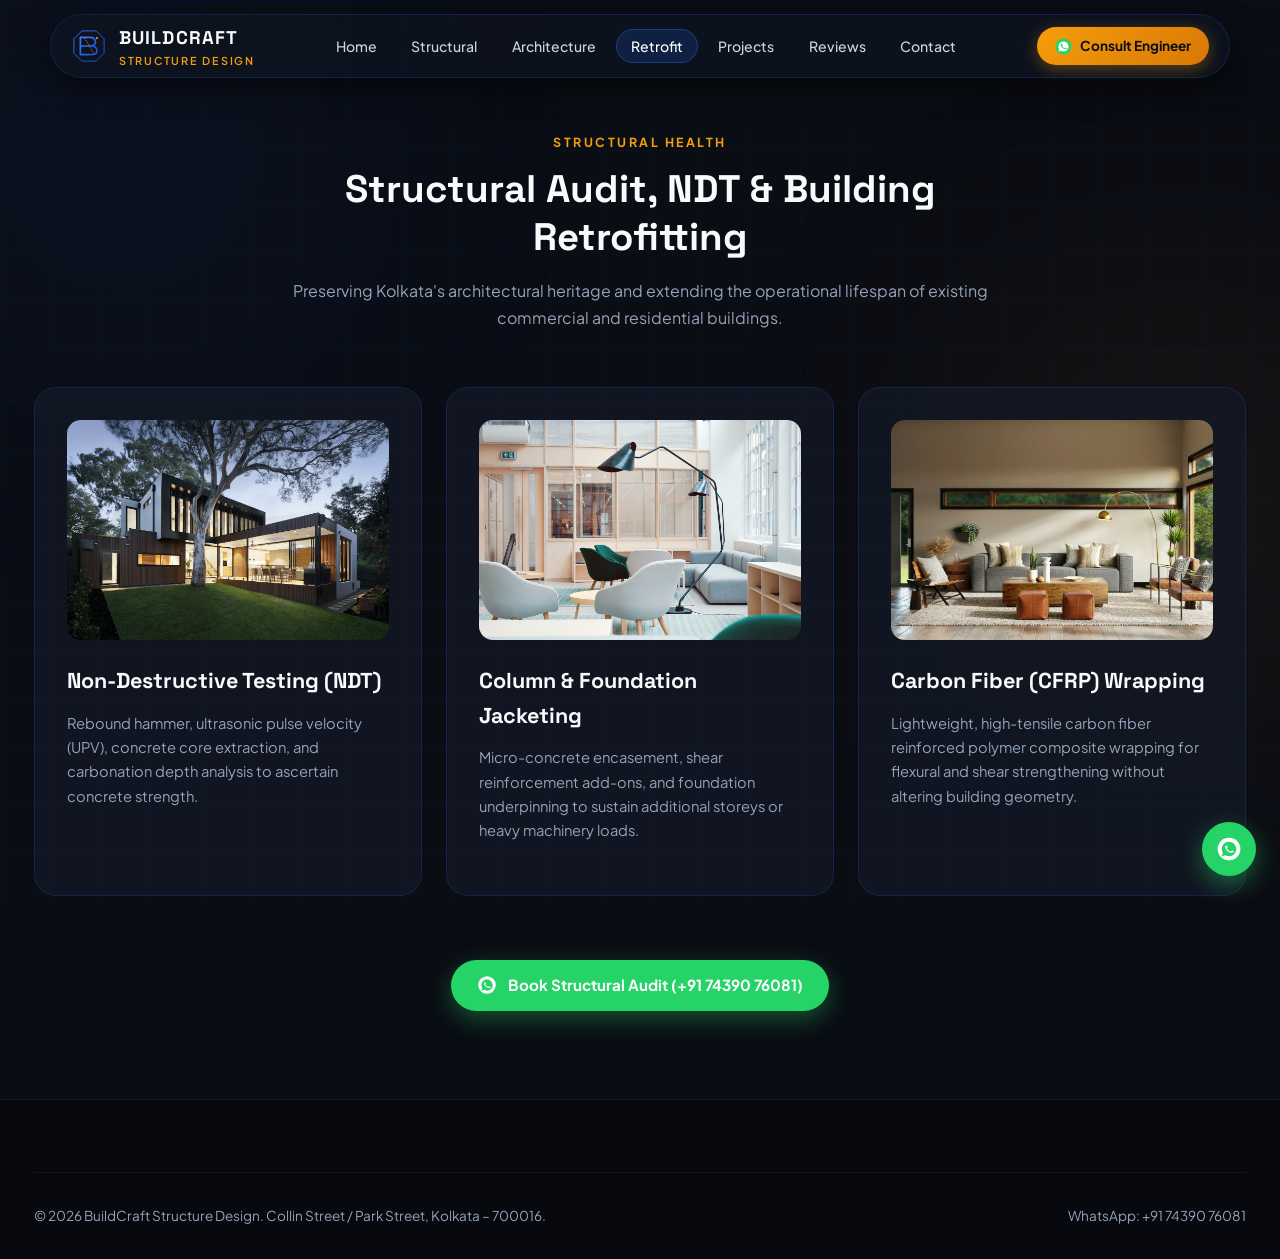
<file: retrofit.html>
<!DOCTYPE html>
<html lang="en">
<head>
  <meta charset="UTF-8">
  <meta name="viewport" content="width=device-width, initial-scale=1.0, maximum-scale=5.0">
  <title>Structural Audit & Building Retrofit — BuildCraft Kolkata</title>
  <meta name="description" content="Non-destructive testing (NDT), column jacketing, carbon fiber wrapping, and structural stability certifications in Collin Street, Park Street, Kolkata.">
  <link rel="preconnect" href="https://fonts.googleapis.com">
  <link rel="preconnect" href="https://fonts.gstatic.com" crossorigin>
  <link href="https://fonts.googleapis.com/css2?family=Plus+Jakarta+Sans:wght@300;400;500;600;700&family=Space+Grotesk:wght@500;600;700&display=swap" rel="stylesheet">
  <link rel="icon" type="image/svg+xml" href="assets/images/logo.svg">
  <link rel="stylesheet" href="assets/css/style.css">
</head>
<body>
  <div class="ambient-glow-orb orb-1"></div>
  <div class="ambient-glow-orb orb-2"></div>
  <div class="arch-grid-bg"></div>

  <!-- TheDivine Floating Pill Navbar -->
  <header class="the-divine-navbar-wrapper">
    <nav class="the-divine-navbar" aria-label="Main Navigation">
      <a href="index.html" class="brand-wrapper">
        <img src="assets/images/logo.svg" alt="BuildCraft Logo" class="brand-logo-img">
        <div>
          <span class="brand-name">BuildCraft</span>
          <span class="brand-sub">Structure Design</span>
        </div>
      </a>

      <ul class="nav-links">
        <li><a href="index.html" class="nav-link">Home</a></li>
        <li><a href="structural.html" class="nav-link">Structural</a></li>
        <li><a href="architecture.html" class="nav-link">Architecture</a></li>
        <li><a href="retrofit.html" class="nav-link active">Retrofit</a></li>
        <li><a href="projects.html" class="nav-link">Projects</a></li>
        <li><a href="reviews.html" class="nav-link">Reviews</a></li>
        <li><a href="contact.html" class="nav-link">Contact</a></li>
      </ul>

      <div class="header-actions">
        <a href="https://wa.me/917439076081?text=Hello%20BuildCraft%2C%20I%20am%20inquiring%20about%20Structural%20Audit%20and%20Retrofitting." class="btn-cta-pill" target="_blank" rel="noopener">
          <svg class="wa-svg-icon" viewBox="0 0 32 32" style="width: 17px; height: 17px;">
            <circle cx="16" cy="16" r="15" fill="#25D366"/>
            <path fill="#FFFFFF" d="M16 6.5C10.8 6.5 6.5 10.8 6.5 16c0 1.9.5 3.6 1.5 5.1L6.5 25.5l4.6-1.4c1.4.9 3.1 1.4 4.9 1.4 5.2 0 9.5-4.3 9.5-9.5s-4.3-9.5-9.5-9.5zm5.5 13.4c-.2.6-1.3 1.2-1.8 1.2-.5.1-1.1.2-3.3-.7-2.7-1.1-4.4-3.9-4.5-4.1-.1-.2-1.1-1.5-1.1-2.8 0-1.3.7-2 1-2.2.2-.2.6-.3.9-.3.1 0 .2 0 .3.1.3 0 .4.1.5.4.2.5.7 1.8.8 1.9.1.2.1.4 0 .6-.1.2-.2.3-.3.5-.1.1-.3.3-.4.4-.1.1-.3.3-.1.6.2.4.9 1.5 1.9 2.4 1.3 1.2 2.4 1.5 2.8 1.7.4.2.6.1.8-.1.3-.3.7-.8.9-1.1.2-.3.4-.3.7-.2.3.1 1.8.9 2.1 1 .3.2.5.3.6.4.1.2.1.8-.1 1.4z"/>
          </svg>
          <span>Consult Engineer</span>
        </a>

        <button class="nav-toggle-btn" aria-label="Toggle Navigation Menu">
          <svg width="22" height="22" viewBox="0 0 24 24" fill="none" stroke="currentColor" stroke-width="2">
            <path d="M4 6h16M4 12h16M4 18h16"/>
          </svg>
        </button>
      </div>
    </nav>
  </header>

  <!-- Mobile Nav Drawer -->
  <div class="mobile-nav-drawer" role="dialog" aria-modal="true">
    <ul class="mobile-nav-links">
      <li><a href="index.html" class="mobile-nav-link">Home</a></li>
      <li><a href="structural.html" class="mobile-nav-link">Structural Engineering</a></li>
      <li><a href="architecture.html" class="mobile-nav-link">Architectural Blueprints</a></li>
      <li><a href="retrofit.html" class="mobile-nav-link active">Retrofitting & Vetting</a></li>
      <li><a href="projects.html" class="mobile-nav-link">Signature Projects</a></li>
      <li><a href="reviews.html" class="mobile-nav-link">Client Reviews</a></li>
      <li><a href="contact.html" class="mobile-nav-link">Contact Studio</a></li>
    </ul>
    <div style="margin-top: 1.5rem; text-align: center;">
      <a href="https://wa.me/917439076081" class="btn-hero-primary" style="width: 100%;" target="_blank" rel="noopener">
        <svg class="wa-svg-icon" viewBox="0 0 32 32">
          <circle cx="16" cy="16" r="14" fill="#FFFFFF"/>
          <path fill="#25D366" d="M16 7C11 7 7 11 7 16c0 1.8.5 3.5 1.4 5L7 25l4.2-1.3c1.4.8 3.1 1.3 4.8 1.3 5 0 9-4 9-9s-4-9-9-9zm4.8 12.6c-.2.5-1.1 1-1.6 1.1-.4.1-.9.1-2.9-.7-2.4-1-3.9-3.4-4-3.6-.1-.2-1-1.3-1-2.5 0-1.2.6-1.7.8-2 .2-.2.5-.3.8-.3h.2c.2 0 .4.1.5.3.2.4.6 1.5.7 1.7.1.1.1.3 0 .5-.1.2-.2.3-.3.4-.1.1-.2.2-.4.4-.1.1-.2.3-.1.5.2.4.8 1.3 1.7 2.1 1.1 1 2.1 1.3 2.5 1.5.3.1.5.1.7-.1.2-.3.6-.7.8-.9.2-.3.4-.2.6-.1.2.1 1.6.8 1.8.9.3.1.4.2.5.4.1.2.1.7-.1 1.2z"/>
        </svg>
        <span>WhatsApp Engineer</span>
      </a>
    </div>
  </div>

  <main>
    <section class="section" style="padding-top: 8rem;">
      <div class="container">
        <div class="section-header">
          <span class="section-eyebrow">Structural Health</span>
          <h1 class="section-title">Structural Audit, NDT & Building Retrofitting</h1>
          <p class="section-desc">Preserving Kolkata's architectural heritage and extending the operational lifespan of existing commercial and residential buildings.</p>
        </div>

        <div class="bento-grid">
          <div class="bento-card">
            <div class="bento-card-media">
              <img src="assets/images/architect-studio-team.jpg" alt="NDT Testing & Core Sampling" loading="lazy">
            </div>
            <h2 class="bento-card-title">Non-Destructive Testing (NDT)</h2>
            <p class="bento-card-desc">Rebound hammer, ultrasonic pulse velocity (UPV), concrete core extraction, and carbonation depth analysis to ascertain concrete strength.</p>
          </div>

          <div class="bento-card">
            <div class="bento-card-media">
              <img src="assets/images/contemporary-study-office.jpg" alt="Column & Beam Jacketing" loading="lazy">
            </div>
            <h2 class="bento-card-title">Column & Foundation Jacketing</h2>
            <p class="bento-card-desc">Micro-concrete encasement, shear reinforcement add-ons, and foundation underpinning to sustain additional storeys or heavy machinery loads.</p>
          </div>

          <div class="bento-card">
            <div class="bento-card-media">
              <img src="assets/images/false-ceiling-lighting.jpg" alt="Carbon Fiber (CFRP) Strengthening" loading="lazy">
            </div>
            <h2 class="bento-card-title">Carbon Fiber (CFRP) Wrapping</h2>
            <p class="bento-card-desc">Lightweight, high-tensile carbon fiber reinforced polymer composite wrapping for flexural and shear strengthening without altering building geometry.</p>
          </div>
        </div>

        <div style="margin-top: 4rem; text-align: center;">
          <a href="https://wa.me/917439076081?text=Hello%20BuildCraft%2C%20I%20would%20like%20to%20schedule%20a%20structural%20audit%20or%20retrofitting%20inspection." class="btn-hero-primary" target="_blank" rel="noopener">
            <svg class="wa-svg-icon" viewBox="0 0 32 32">
              <circle cx="16" cy="16" r="14" fill="#FFFFFF"/>
              <path fill="#25D366" d="M16 7C11 7 7 11 7 16c0 1.8.5 3.5 1.4 5L7 25l4.2-1.3c1.4.8 3.1 1.3 4.8 1.3 5 0 9-4 9-9s-4-9-9-9zm4.8 12.6c-.2.5-1.1 1-1.6 1.1-.4.1-.9.1-2.9-.7-2.4-1-3.9-3.4-4-3.6-.1-.2-1-1.3-1-2.5 0-1.2.6-1.7.8-2 .2-.2.5-.3.8-.3h.2c.2 0 .4.1.5.3.2.4.6 1.5.7 1.7.1.1.1.3 0 .5-.1.2-.2.3-.3.4-.1.1-.2.2-.4.4-.1.1-.2.3-.1.5.2.4.8 1.3 1.7 2.1 1.1 1 2.1 1.3 2.5 1.5.3.1.5.1.7-.1.2-.3.6-.7.8-.9.2-.3.4-.2.6-.1.2.1 1.6.8 1.8.9.3.1.4.2.5.4.1.2.1.7-.1 1.2z"/>
            </svg>
            <span>Book Structural Audit (+91 74390 76081)</span>
          </a>
        </div>
      </div>
    </section>
  </main>

  <footer class="luxury-footer">
    <div class="container">
      <div class="footer-bottom">
        <div>© 2026 BuildCraft Structure Design. Collin Street / Park Street, Kolkata – 700016.</div>
        <div>WhatsApp: +91 74390 76081</div>
      </div>
    </div>
  </footer>

  <a href="https://wa.me/917439076081" class="floating-wa-btn" target="_blank" rel="noopener" aria-label="WhatsApp Studio">
    <svg class="wa-svg-icon" viewBox="0 0 32 32" style="width: 26px; height: 26px;">
      <circle cx="16" cy="16" r="14" fill="#FFFFFF"/>
      <path fill="#25D366" d="M16 7C11 7 7 11 7 16c0 1.8.5 3.5 1.4 5L7 25l4.2-1.3c1.4.8 3.1 1.3 4.8 1.3 5 0 9-4 9-9s-4-9-9-9zm4.8 12.6c-.2.5-1.1 1-1.6 1.1-.4.1-.9.1-2.9-.7-2.4-1-3.9-3.4-4-3.6-.1-.2-1-1.3-1-2.5 0-1.2.6-1.7.8-2 .2-.2.5-.3.8-.3h.2c.2 0 .4.1.5.3.2.4.6 1.5.7 1.7.1.1.1.3 0 .5-.1.2-.2.3-.3.4-.1.1-.2.2-.4.4-.1.1-.2.3-.1.5.2.4.8 1.3 1.7 2.1 1.1 1 2.1 1.3 2.5 1.5.3.1.5.1.7-.1.2-.3.6-.7.8-.9.2-.3.4-.2.6-.1.2.1 1.6.8 1.8.9.3.1.4.2.5.4.1.2.1.7-.1 1.2z"/>
    </svg>
  </a>
  <script src="assets/js/main.js"></script>
</body>
</html>
</file>
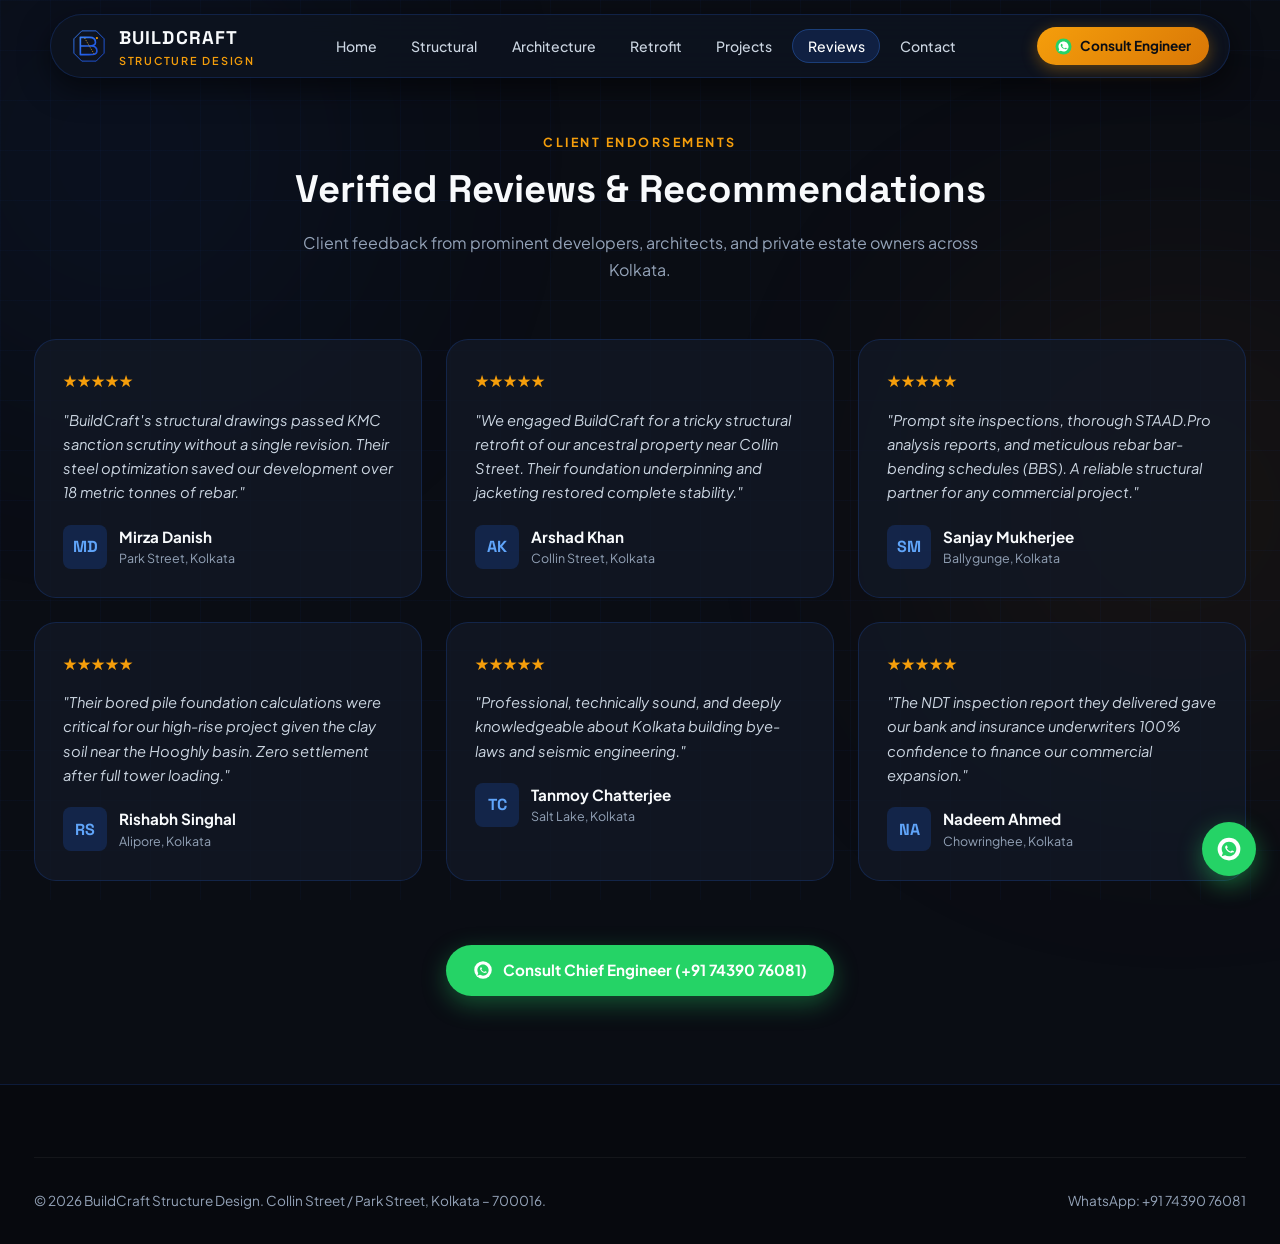
<file: reviews.html>
<!DOCTYPE html>
<html lang="en">
<head>
  <meta charset="UTF-8">
  <meta name="viewport" content="width=device-width, initial-scale=1.0, maximum-scale=5.0">
  <title>Client & Developer Reviews — BuildCraft Kolkata</title>
  <meta name="description" content="Verified builder, architect, and homeowner reviews for BuildCraft Structure Design in Park Street / Collin Street, Kolkata.">
  <link rel="preconnect" href="https://fonts.googleapis.com">
  <link rel="preconnect" href="https://fonts.gstatic.com" crossorigin>
  <link href="https://fonts.googleapis.com/css2?family=Plus+Jakarta+Sans:wght@300;400;500;600;700&family=Space+Grotesk:wght@500;600;700&display=swap" rel="stylesheet">
  <link rel="icon" type="image/svg+xml" href="assets/images/logo.svg">
  <link rel="stylesheet" href="assets/css/style.css">
</head>
<body>
  <div class="ambient-glow-orb orb-1"></div>
  <div class="ambient-glow-orb orb-2"></div>
  <div class="arch-grid-bg"></div>

  <!-- TheDivine Floating Pill Navbar -->
  <header class="the-divine-navbar-wrapper">
    <nav class="the-divine-navbar" aria-label="Main Navigation">
      <a href="index.html" class="brand-wrapper">
        <img src="assets/images/logo.svg" alt="BuildCraft Logo" class="brand-logo-img">
        <div>
          <span class="brand-name">BuildCraft</span>
          <span class="brand-sub">Structure Design</span>
        </div>
      </a>

      <ul class="nav-links">
        <li><a href="index.html" class="nav-link">Home</a></li>
        <li><a href="structural.html" class="nav-link">Structural</a></li>
        <li><a href="architecture.html" class="nav-link">Architecture</a></li>
        <li><a href="retrofit.html" class="nav-link">Retrofit</a></li>
        <li><a href="projects.html" class="nav-link">Projects</a></li>
        <li><a href="reviews.html" class="nav-link active">Reviews</a></li>
        <li><a href="contact.html" class="nav-link">Contact</a></li>
      </ul>

      <div class="header-actions">
        <a href="https://wa.me/917439076081?text=Hello%20BuildCraft%2C%20I%20am%20inquiring%20about%20your%20Engineering%20Consultations." class="btn-cta-pill" target="_blank" rel="noopener">
          <svg class="wa-svg-icon" viewBox="0 0 32 32" style="width: 17px; height: 17px;">
            <circle cx="16" cy="16" r="15" fill="#25D366"/>
            <path fill="#FFFFFF" d="M16 6.5C10.8 6.5 6.5 10.8 6.5 16c0 1.9.5 3.6 1.5 5.1L6.5 25.5l4.6-1.4c1.4.9 3.1 1.4 4.9 1.4 5.2 0 9.5-4.3 9.5-9.5s-4.3-9.5-9.5-9.5zm5.5 13.4c-.2.6-1.3 1.2-1.8 1.2-.5.1-1.1.2-3.3-.7-2.7-1.1-4.4-3.9-4.5-4.1-.1-.2-1.1-1.5-1.1-2.8 0-1.3.7-2 1-2.2.2-.2.6-.3.9-.3.1 0 .2 0 .3.1.3 0 .4.1.5.4.2.5.7 1.8.8 1.9.1.2.1.4 0 .6-.1.2-.2.3-.3.5-.1.1-.3.3-.4.4-.1.1-.3.3-.1.6.2.4.9 1.5 1.9 2.4 1.3 1.2 2.4 1.5 2.8 1.7.4.2.6.1.8-.1.3-.3.7-.8.9-1.1.2-.3.4-.3.7-.2.3.1 1.8.9 2.1 1 .3.2.5.3.6.4.1.2.1.8-.1 1.4z"/>
          </svg>
          <span>Consult Engineer</span>
        </a>

        <button class="nav-toggle-btn" aria-label="Toggle Navigation Menu">
          <svg width="22" height="22" viewBox="0 0 24 24" fill="none" stroke="currentColor" stroke-width="2">
            <path d="M4 6h16M4 12h16M4 18h16"/>
          </svg>
        </button>
      </div>
    </nav>
  </header>

  <!-- Mobile Nav Drawer -->
  <div class="mobile-nav-drawer" role="dialog" aria-modal="true">
    <ul class="mobile-nav-links">
      <li><a href="index.html" class="mobile-nav-link">Home</a></li>
      <li><a href="structural.html" class="mobile-nav-link">Structural Engineering</a></li>
      <li><a href="architecture.html" class="mobile-nav-link">Architectural Blueprints</a></li>
      <li><a href="retrofit.html" class="mobile-nav-link">Retrofitting & Vetting</a></li>
      <li><a href="projects.html" class="mobile-nav-link">Signature Projects</a></li>
      <li><a href="reviews.html" class="mobile-nav-link active">Client Reviews</a></li>
      <li><a href="contact.html" class="mobile-nav-link">Contact Studio</a></li>
    </ul>
    <div style="margin-top: 1.5rem; text-align: center;">
      <a href="https://wa.me/917439076081" class="btn-hero-primary" style="width: 100%;" target="_blank" rel="noopener">
        <svg class="wa-svg-icon" viewBox="0 0 32 32">
          <circle cx="16" cy="16" r="14" fill="#FFFFFF"/>
          <path fill="#25D366" d="M16 7C11 7 7 11 7 16c0 1.8.5 3.5 1.4 5L7 25l4.2-1.3c1.4.8 3.1 1.3 4.8 1.3 5 0 9-4 9-9s-4-9-9-9zm4.8 12.6c-.2.5-1.1 1-1.6 1.1-.4.1-.9.1-2.9-.7-2.4-1-3.9-3.4-4-3.6-.1-.2-1.1-1.5-1.1-2.8 0-1.2.6-1.7.8-2 .2-.2.5-.3.8-.3h.2c.2 0 .4.1.5.3.2.4.6 1.5.7 1.7.1.1.1.3 0 .5-.1.2-.2.3-.3.4-.1.1-.2.2-.4.4-.1.1-.2.3-.1.5.2.4.8 1.3 1.7 2.1 1.1 1 2.1 1.3 2.5 1.5.3.1.5.1.7-.1.2-.3.6-.7.8-.9.2-.3.4-.2.6-.1.2.1 1.6.8 1.8.9.3.1.4.2.5.4.1.2.1.7-.1 1.2z"/>
        </svg>
        <span>WhatsApp Engineer</span>
      </a>
    </div>
  </div>

  <main>
    <section class="section" style="padding-top: 8rem;">
      <div class="container">
        <div class="section-header">
          <span class="section-eyebrow">Client Endorsements</span>
          <h1 class="section-title">Verified Reviews & Recommendations</h1>
          <p class="section-desc">Client feedback from prominent developers, architects, and private estate owners across Kolkata.</p>
        </div>

        <div class="reviews-grid">
          <div class="review-card">
            <div class="review-stars">★★★★★</div>
            <p class="review-text">"BuildCraft's structural drawings passed KMC sanction scrutiny without a single revision. Their steel optimization saved our development over 18 metric tonnes of rebar."</p>
            <div class="review-author">
              <div class="review-avatar">MD</div>
              <div>
                <div class="author-name">Mirza Danish</div>
                <div class="author-location">Park Street, Kolkata</div>
              </div>
            </div>
          </div>

          <div class="review-card">
            <div class="review-stars">★★★★★</div>
            <p class="review-text">"We engaged BuildCraft for a tricky structural retrofit of our ancestral property near Collin Street. Their foundation underpinning and jacketing restored complete stability."</p>
            <div class="review-author">
              <div class="review-avatar">AK</div>
              <div>
                <div class="author-name">Arshad Khan</div>
                <div class="author-location">Collin Street, Kolkata</div>
              </div>
            </div>
          </div>

          <div class="review-card">
            <div class="review-stars">★★★★★</div>
            <p class="review-text">"Prompt site inspections, thorough STAAD.Pro analysis reports, and meticulous rebar bar-bending schedules (BBS). A reliable structural partner for any commercial project."</p>
            <div class="review-author">
              <div class="review-avatar">SM</div>
              <div>
                <div class="author-name">Sanjay Mukherjee</div>
                <div class="author-location">Ballygunge, Kolkata</div>
              </div>
            </div>
          </div>

          <div class="review-card">
            <div class="review-stars">★★★★★</div>
            <p class="review-text">"Their bored pile foundation calculations were critical for our high-rise project given the clay soil near the Hooghly basin. Zero settlement after full tower loading."</p>
            <div class="review-author">
              <div class="review-avatar">RS</div>
              <div>
                <div class="author-name">Rishabh Singhal</div>
                <div class="author-location">Alipore, Kolkata</div>
              </div>
            </div>
          </div>

          <div class="review-card">
            <div class="review-stars">★★★★★</div>
            <p class="review-text">"Professional, technically sound, and deeply knowledgeable about Kolkata building bye-laws and seismic engineering."</p>
            <div class="review-author">
              <div class="review-avatar">TC</div>
              <div>
                <div class="author-name">Tanmoy Chatterjee</div>
                <div class="author-location">Salt Lake, Kolkata</div>
              </div>
            </div>
          </div>

          <div class="review-card">
            <div class="review-stars">★★★★★</div>
            <p class="review-text">"The NDT inspection report they delivered gave our bank and insurance underwriters 100% confidence to finance our commercial expansion."</p>
            <div class="review-author">
              <div class="review-avatar">NA</div>
              <div>
                <div class="author-name">Nadeem Ahmed</div>
                <div class="author-location">Chowringhee, Kolkata</div>
              </div>
            </div>
          </div>
        </div>

        <div style="margin-top: 4rem; text-align: center;">
          <a href="https://wa.me/917439076081?text=Hello%20BuildCraft%2C%20I%20read%20your%20engineering%20reviews%20and%20would%20like%20to%20discuss%20a%20project." class="btn-hero-primary" target="_blank" rel="noopener">
            <svg class="wa-svg-icon" viewBox="0 0 32 32">
              <circle cx="16" cy="16" r="14" fill="#FFFFFF"/>
              <path fill="#25D366" d="M16 7C11 7 7 11 7 16c0 1.8.5 3.5 1.4 5L7 25l4.2-1.3c1.4.8 3.1 1.3 4.8 1.3 5 0 9-4 9-9s-4-9-9-9zm4.8 12.6c-.2.5-1.1 1-1.6 1.1-.4.1-.9.1-2.9-.7-2.4-1-3.9-3.4-4-3.6-.1-.2-1-1.3-1-2.5 0-1.2.6-1.7.8-2 .2-.2.5-.3.8-.3h.2c.2 0 .4.1.5.3.2.4.6 1.5.7 1.7.1.1.1.3 0 .5-.1.2-.2.3-.3.4-.1.1-.2.2-.4.4-.1.1-.2.3-.1.5.2.4.8 1.3 1.7 2.1 1.1 1 2.1 1.3 2.5 1.5.3.1.5.1.7-.1.2-.3.6-.7.8-.9.2-.3.4-.2.6-.1.2.1 1.6.8 1.8.9.3.1.4.2.5.4.1.2.1.7-.1 1.2z"/>
            </svg>
            <span>Consult Chief Engineer (+91 74390 76081)</span>
          </a>
        </div>
      </div>
    </section>
  </main>

  <footer class="luxury-footer">
    <div class="container">
      <div class="footer-bottom">
        <div>© 2026 BuildCraft Structure Design. Collin Street / Park Street, Kolkata – 700016.</div>
        <div>WhatsApp: +91 74390 76081</div>
      </div>
    </div>
  </footer>

  <a href="https://wa.me/917439076081" class="floating-wa-btn" target="_blank" rel="noopener" aria-label="WhatsApp Studio">
    <svg class="wa-svg-icon" viewBox="0 0 32 32" style="width: 26px; height: 26px;">
      <circle cx="16" cy="16" r="14" fill="#FFFFFF"/>
      <path fill="#25D366" d="M16 7C11 7 7 11 7 16c0 1.8.5 3.5 1.4 5L7 25l4.2-1.3c1.4.8 3.1 1.3 4.8 1.3 5 0 9-4 9-9s-4-9-9-9zm4.8 12.6c-.2.5-1.1 1-1.6 1.1-.4.1-.9.1-2.9-.7-2.4-1-3.9-3.4-4-3.6-.1-.2-1-1.3-1-2.5 0-1.2.6-1.7.8-2 .2-.2.5-.3.8-.3h.2c.2 0 .4.1.5.3.2.4.6 1.5.7 1.7.1.1.1.3 0 .5-.1.2-.2.3-.3.4-.1.1-.2.2-.4.4-.1.1-.2.3-.1.5.2.4.8 1.3 1.7 2.1 1.1 1 2.1 1.3 2.5 1.5.3.1.5.1.7-.1.2-.3.6-.7.8-.9.2-.3.4-.2.6-.1.2.1 1.6.8 1.8.9.3.1.4.2.5.4.1.2.1.7-.1 1.2z"/>
    </svg>
  </a>
  <script src="assets/js/main.js"></script>
</body>
</html>
</file>
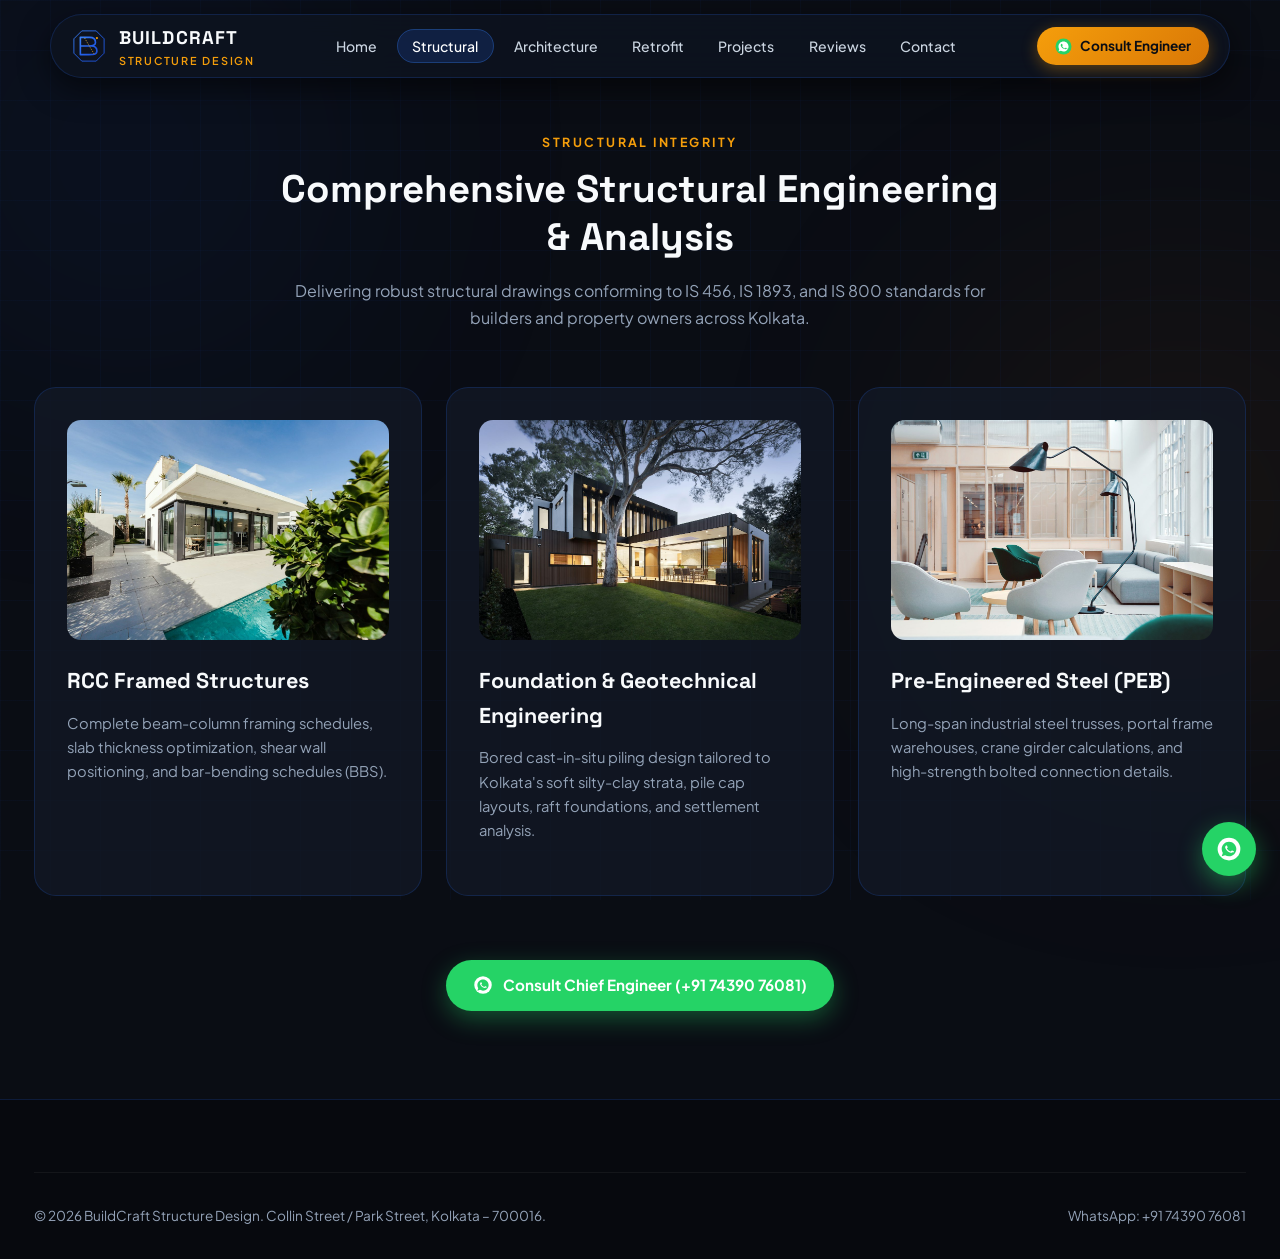
<file: structural.html>
<!DOCTYPE html>
<html lang="en">
<head>
  <meta charset="UTF-8">
  <meta name="viewport" content="width=device-width, initial-scale=1.0, maximum-scale=5.0">
  <title>Structural Engineering & RCC Design — BuildCraft Kolkata</title>
  <meta name="description" content="High-rise structural analysis, bored cast-in-situ pile foundation design, seismic Zone III compliance, and STAAD.Pro vetting by BuildCraft in Park Street, Kolkata.">
  <link rel="preconnect" href="https://fonts.googleapis.com">
  <link rel="preconnect" href="https://fonts.gstatic.com" crossorigin>
  <link href="https://fonts.googleapis.com/css2?family=Plus+Jakarta+Sans:wght@300;400;500;600;700&family=Space+Grotesk:wght@500;600;700&display=swap" rel="stylesheet">
  <link rel="icon" type="image/svg+xml" href="assets/images/logo.svg">
  <link rel="stylesheet" href="assets/css/style.css">
</head>
<body>
  <div class="ambient-glow-orb orb-1"></div>
  <div class="ambient-glow-orb orb-2"></div>
  <div class="arch-grid-bg"></div>

  <!-- TheDivine Floating Pill Navbar -->
  <header class="the-divine-navbar-wrapper">
    <nav class="the-divine-navbar" aria-label="Main Navigation">
      <a href="index.html" class="brand-wrapper">
        <img src="assets/images/logo.svg" alt="BuildCraft Logo" class="brand-logo-img">
        <div>
          <span class="brand-name">BuildCraft</span>
          <span class="brand-sub">Structure Design</span>
        </div>
      </a>

      <ul class="nav-links">
        <li><a href="index.html" class="nav-link">Home</a></li>
        <li><a href="structural.html" class="nav-link active">Structural</a></li>
        <li><a href="architecture.html" class="nav-link">Architecture</a></li>
        <li><a href="retrofit.html" class="nav-link">Retrofit</a></li>
        <li><a href="projects.html" class="nav-link">Projects</a></li>
        <li><a href="reviews.html" class="nav-link">Reviews</a></li>
        <li><a href="contact.html" class="nav-link">Contact</a></li>
      </ul>

      <div class="header-actions">
        <a href="https://wa.me/917439076081?text=Hello%20BuildCraft%2C%20I%20am%20inquiring%20about%20Structural%20Engineering%20Services." class="btn-cta-pill" target="_blank" rel="noopener">
          <svg class="wa-svg-icon" viewBox="0 0 32 32" style="width: 17px; height: 17px;">
            <circle cx="16" cy="16" r="15" fill="#25D366"/>
            <path fill="#FFFFFF" d="M16 6.5C10.8 6.5 6.5 10.8 6.5 16c0 1.9.5 3.6 1.5 5.1L6.5 25.5l4.6-1.4c1.4.9 3.1 1.4 4.9 1.4 5.2 0 9.5-4.3 9.5-9.5s-4.3-9.5-9.5-9.5zm5.5 13.4c-.2.6-1.3 1.2-1.8 1.2-.5.1-1.1.2-3.3-.7-2.7-1.1-4.4-3.9-4.5-4.1-.1-.2-1.1-1.5-1.1-2.8 0-1.3.7-2 1-2.2.2-.2.6-.3.9-.3.1 0 .2 0 .3.1.3 0 .4.1.5.4.2.5.7 1.8.8 1.9.1.2.1.4 0 .6-.1.2-.2.3-.3.5-.1.1-.3.3-.4.4-.1.1-.3.3-.1.6.2.4.9 1.5 1.9 2.4 1.3 1.2 2.4 1.5 2.8 1.7.4.2.6.1.8-.1.3-.3.7-.8.9-1.1.2-.3.4-.3.7-.2.3.1 1.8.9 2.1 1 .3.2.5.3.6.4.1.2.1.8-.1 1.4z"/>
          </svg>
          <span>Consult Engineer</span>
        </a>

        <button class="nav-toggle-btn" aria-label="Toggle Navigation Menu">
          <svg width="22" height="22" viewBox="0 0 24 24" fill="none" stroke="currentColor" stroke-width="2">
            <path d="M4 6h16M4 12h16M4 18h16"/>
          </svg>
        </button>
      </div>
    </nav>
  </header>

  <!-- Mobile Nav Drawer -->
  <div class="mobile-nav-drawer" role="dialog" aria-modal="true">
    <ul class="mobile-nav-links">
      <li><a href="index.html" class="mobile-nav-link">Home</a></li>
      <li><a href="structural.html" class="mobile-nav-link active">Structural Engineering</a></li>
      <li><a href="architecture.html" class="mobile-nav-link">Architectural Blueprints</a></li>
      <li><a href="retrofit.html" class="mobile-nav-link">Retrofitting & Vetting</a></li>
      <li><a href="projects.html" class="mobile-nav-link">Signature Projects</a></li>
      <li><a href="reviews.html" class="mobile-nav-link">Client Reviews</a></li>
      <li><a href="contact.html" class="mobile-nav-link">Contact Studio</a></li>
    </ul>
    <div style="margin-top: 1.5rem; text-align: center;">
      <a href="https://wa.me/917439076081" class="btn-hero-primary" style="width: 100%;" target="_blank" rel="noopener">
        <svg class="wa-svg-icon" viewBox="0 0 32 32">
          <circle cx="16" cy="16" r="14" fill="#FFFFFF"/>
          <path fill="#25D366" d="M16 7C11 7 7 11 7 16c0 1.8.5 3.5 1.4 5L7 25l4.2-1.3c1.4.8 3.1 1.3 4.8 1.3 5 0 9-4 9-9s-4-9-9-9zm4.8 12.6c-.2.5-1.1 1-1.6 1.1-.4.1-.9.1-2.9-.7-2.4-1-3.9-3.4-4-3.6-.1-.2-1-1.3-1-2.5 0-1.2.6-1.7.8-2 .2-.2.5-.3.8-.3h.2c.2 0 .4.1.5.3.2.4.6 1.5.7 1.7.1.1.1.3 0 .5-.1.2-.2.3-.3.4-.1.1-.2.2-.4.4-.1.1-.2.3-.1.5.2.4.8 1.3 1.7 2.1 1.1 1 2.1 1.3 2.5 1.5.3.1.5.1.7-.1.2-.3.6-.7.8-.9.2-.3.4-.2.6-.1.2.1 1.6.8 1.8.9.3.1.4.2.5.4.1.2.1.7-.1 1.2z"/>
        </svg>
        <span>WhatsApp Engineer</span>
      </a>
    </div>
  </div>

  <main>
    <section class="section" style="padding-top: 8rem;">
      <div class="container">
        <div class="section-header">
          <span class="section-eyebrow">Structural Integrity</span>
          <h1 class="section-title">Comprehensive Structural Engineering & Analysis</h1>
          <p class="section-desc">Delivering robust structural drawings conforming to IS 456, IS 1893, and IS 800 standards for builders and property owners across Kolkata.</p>
        </div>

        <div class="bento-grid">
          <div class="bento-card">
            <div class="bento-card-media">
              <img src="assets/images/penthouse-balcony-terrace.jpg" alt="RCC Framed Structures" loading="lazy">
            </div>
            <h2 class="bento-card-title">RCC Framed Structures</h2>
            <p class="bento-card-desc">Complete beam-column framing schedules, slab thickness optimization, shear wall positioning, and bar-bending schedules (BBS).</p>
          </div>

          <div class="bento-card">
            <div class="bento-card-media">
              <img src="assets/images/architect-studio-team.jpg" alt="Foundation & Soil Mechanics" loading="lazy">
            </div>
            <h2 class="bento-card-title">Foundation & Geotechnical Engineering</h2>
            <p class="bento-card-desc">Bored cast-in-situ piling design tailored to Kolkata's soft silty-clay strata, pile cap layouts, raft foundations, and settlement analysis.</p>
          </div>

          <div class="bento-card">
            <div class="bento-card-media">
              <img src="assets/images/contemporary-study-office.jpg" alt="Structural Steel & Industrial Sheds" loading="lazy">
            </div>
            <h2 class="bento-card-title">Pre-Engineered Steel (PEB)</h2>
            <p class="bento-card-desc">Long-span industrial steel trusses, portal frame warehouses, crane girder calculations, and high-strength bolted connection details.</p>
          </div>
        </div>

        <div style="margin-top: 4rem; text-align: center;">
          <a href="https://wa.me/917439076081?text=Hello%20BuildCraft%2C%20I%20would%20like%20to%20discuss%20structural%20design%20calculations." class="btn-hero-primary" target="_blank" rel="noopener">
            <svg class="wa-svg-icon" viewBox="0 0 32 32">
              <circle cx="16" cy="16" r="14" fill="#FFFFFF"/>
              <path fill="#25D366" d="M16 7C11 7 7 11 7 16c0 1.8.5 3.5 1.4 5L7 25l4.2-1.3c1.4.8 3.1 1.3 4.8 1.3 5 0 9-4 9-9s-4-9-9-9zm4.8 12.6c-.2.5-1.1 1-1.6 1.1-.4.1-.9.1-2.9-.7-2.4-1-3.9-3.4-4-3.6-.1-.2-1-1.3-1-2.5 0-1.2.6-1.7.8-2 .2-.2.5-.3.8-.3h.2c.2 0 .4.1.5.3.2.4.6 1.5.7 1.7.1.1.1.3 0 .5-.1.2-.2.3-.3.4-.1.1-.2.2-.4.4-.1.1-.2.3-.1.5.2.4.8 1.3 1.7 2.1 1.1 1 2.1 1.3 2.5 1.5.3.1.5.1.7-.1.2-.3.6-.7.8-.9.2-.3.4-.2.6-.1.2.1 1.6.8 1.8.9.3.1.4.2.5.4.1.2.1.7-.1 1.2z"/>
            </svg>
            <span>Consult Chief Engineer (+91 74390 76081)</span>
          </a>
        </div>
      </div>
    </section>
  </main>

  <footer class="luxury-footer">
    <div class="container">
      <div class="footer-bottom">
        <div>© 2026 BuildCraft Structure Design. Collin Street / Park Street, Kolkata – 700016.</div>
        <div>WhatsApp: +91 74390 76081</div>
      </div>
    </div>
  </footer>

  <a href="https://wa.me/917439076081" class="floating-wa-btn" target="_blank" rel="noopener" aria-label="WhatsApp Studio">
    <svg class="wa-svg-icon" viewBox="0 0 32 32" style="width: 26px; height: 26px;">
      <circle cx="16" cy="16" r="14" fill="#FFFFFF"/>
      <path fill="#25D366" d="M16 7C11 7 7 11 7 16c0 1.8.5 3.5 1.4 5L7 25l4.2-1.3c1.4.8 3.1 1.3 4.8 1.3 5 0 9-4 9-9s-4-9-9-9zm4.8 12.6c-.2.5-1.1 1-1.6 1.1-.4.1-.9.1-2.9-.7-2.4-1-3.9-3.4-4-3.6-.1-.2-1-1.3-1-2.5 0-1.2.6-1.7.8-2 .2-.2.5-.3.8-.3h.2c.2 0 .4.1.5.3.2.4.6 1.5.7 1.7.1.1.1.3 0 .5-.1.2-.2.3-.3.4-.1.1-.2.2-.4.4-.1.1-.2.3-.1.5.2.4.8 1.3 1.7 2.1 1.1 1 2.1 1.3 2.5 1.5.3.1.5.1.7-.1.2-.3.6-.7.8-.9.2-.3.4-.2.6-.1.2.1 1.6.8 1.8.9.3.1.4.2.5.4.1.2.1.7-.1 1.2z"/>
    </svg>
  </a>
  <script src="assets/js/main.js"></script>
</body>
</html>
</file>
<file: assets/css/style.css>
/* ==========================================================================
   BUILDCRAFT STRUCTURE DESIGN — Structural Engineering & Architecture
   Collin Street / Park Street, Kolkata – 700016 | +91 74390 76081
   ========================================================================== */

:root {
  --bg-primary: #0A0D14;
  --bg-secondary: #111722;
  --bg-tertiary: #182132;
  --surface-card: rgba(18, 25, 38, 0.78);
  --surface-card-hover: rgba(26, 36, 54, 0.92);
  --surface-glass: rgba(14, 20, 32, 0.84);
  --border-subtle: rgba(37, 99, 235, 0.2);
  --border-glow: rgba(59, 130, 246, 0.5);
  
  --accent-blue: #2563EB;
  --accent-blue-light: #60A5FA;
  --accent-amber: #F59E0B;
  --accent-amber-light: #FCD34D;
  --text-primary: #F8FAFC;
  --text-secondary: #CBD5E1;
  --text-muted: #94A3B8;
  --wa-green: #25D366;
  
  --font-heading: 'Space Grotesk', -apple-system, BlinkMacSystemFont, 'Segoe UI', Roboto, sans-serif;
  --font-sans: 'Plus Jakarta Sans', -apple-system, BlinkMacSystemFont, 'Segoe UI', Roboto, sans-serif;
  
  --radius-sm: 8px;
  --radius-md: 14px;
  --radius-lg: 22px;
  --radius-pill: 9999px;
  
  --transition-smooth: all 0.35s cubic-bezier(0.16, 1, 0.3, 1);
  --shadow-structural: 0 20px 40px -15px rgba(0, 0, 0, 0.7), 0 0 35px -10px rgba(37, 99, 235, 0.22);
}

*, *::before, *::after {
  box-sizing: border-box;
  margin: 0;
  padding: 0;
}

html {
  font-size: 16px;
  scroll-behavior: smooth;
  background-color: var(--bg-primary);
  color: var(--text-primary);
  font-family: var(--font-sans);
  -webkit-font-smoothing: antialiased;
  -moz-osx-font-smoothing: grayscale;
  overflow-x: hidden;
}

body {
  min-height: 100vh;
  position: relative;
  overflow-x: hidden;
  line-height: 1.6;
}

/* Ambient glow orbs */
.ambient-glow-orb {
  position: fixed;
  border-radius: 50%;
  pointer-events: none;
  filter: blur(140px);
  z-index: 0;
  opacity: 0.16;
}

.orb-1 {
  width: 550px;
  height: 550px;
  background: radial-gradient(circle, #2563EB 0%, transparent 70%);
  top: -120px;
  left: -150px;
}

.orb-2 {
  width: 600px;
  height: 600px;
  background: radial-gradient(circle, #D97706 0%, transparent 70%);
  bottom: 10%;
  right: -200px;
}

/* Blueprint Grid Background */
.arch-grid-bg {
  position: fixed;
  inset: 0;
  background-image: 
    linear-gradient(rgba(37, 99, 235, 0.04) 1px, transparent 1px),
    linear-gradient(90deg, rgba(37, 99, 235, 0.04) 1px, transparent 1px);
  background-size: 50px 50px;
  pointer-events: none;
  z-index: 0;
}

.container {
  width: 100%;
  max-width: 1260px;
  margin: 0 auto;
  padding: 0 1.5rem;
  position: relative;
  z-index: 1;
}

/* ==========================================================================
   TheDivine FLOATING PILL NAVBAR
   ========================================================================== */
.the-divine-navbar-wrapper {
  position: fixed;
  top: 14px;
  left: 0;
  width: 100%;
  display: flex;
  justify-content: center;
  z-index: 1000;
  padding: 0 1rem;
  pointer-events: none;
}

.the-divine-navbar {
  pointer-events: auto;
  display: flex;
  align-items: center;
  justify-content: space-between;
  width: 100%;
  max-width: 1180px;
  height: 64px;
  padding: 0 1.25rem;
  background: var(--surface-glass);
  backdrop-filter: blur(20px);
  -webkit-backdrop-filter: blur(20px);
  border: 1px solid var(--border-subtle);
  border-radius: var(--radius-pill);
  box-shadow: 0 10px 30px rgba(0, 0, 0, 0.55);
  transition: var(--transition-smooth);
}

.brand-wrapper {
  display: flex;
  align-items: center;
  gap: 0.75rem;
  text-decoration: none;
  color: var(--text-primary);
  flex-shrink: 0;
}

.brand-logo-img {
  width: 36px;
  height: 36px;
  border-radius: 6px;
  display: block;
}

.brand-name {
  font-family: var(--font-heading);
  font-size: 1.15rem;
  font-weight: 700;
  letter-spacing: 0.06em;
  color: var(--text-primary);
  text-transform: uppercase;
}

.brand-sub {
  font-size: 0.68rem;
  color: var(--accent-amber);
  letter-spacing: 0.16em;
  text-transform: uppercase;
  display: block;
  font-weight: 600;
}

.nav-links {
  display: flex;
  align-items: center;
  gap: 0.35rem;
  list-style: none;
}

.nav-link {
  text-decoration: none;
  color: var(--text-secondary);
  font-size: 0.88rem;
  font-weight: 500;
  padding: 0.45rem 0.9rem;
  border-radius: var(--radius-pill);
  white-space: nowrap !important;
  flex-shrink: 0 !important;
  transition: var(--transition-smooth);
}

.nav-link:hover, .nav-link.active {
  color: #FFFFFF;
  background: rgba(37, 99, 235, 0.18);
  border: 1px solid rgba(59, 130, 246, 0.3);
}

.header-actions {
  display: flex;
  align-items: center;
  gap: 0.75rem;
}

.btn-cta-pill {
  display: inline-flex;
  align-items: center;
  gap: 0.45rem;
  padding: 0.5rem 1.15rem;
  background: linear-gradient(135deg, var(--accent-amber) 0%, #D97706 100%);
  color: #0A0D14;
  font-size: 0.85rem;
  font-weight: 700;
  text-decoration: none;
  border-radius: var(--radius-pill);
  box-shadow: 0 4px 15px rgba(245, 158, 11, 0.35);
  transition: var(--transition-smooth);
  white-space: nowrap !important;
}

.btn-cta-pill:hover {
  transform: translateY(-2px);
  box-shadow: 0 6px 20px rgba(245, 158, 11, 0.5);
  color: #000;
}

.nav-toggle-btn {
  display: none;
  width: 42px;
  height: 42px;
  border-radius: 50%;
  background: rgba(255, 255, 255, 0.05);
  border: 1px solid var(--border-subtle);
  color: var(--text-primary);
  cursor: pointer;
  align-items: center;
  justify-content: center;
  flex-shrink: 0;
}

/* Mobile Nav Drawer */
.mobile-nav-drawer {
  display: none;
  position: fixed;
  top: 76px;
  left: 1rem;
  right: 1rem;
  background: rgba(14, 19, 30, 0.98);
  backdrop-filter: blur(25px);
  -webkit-backdrop-filter: blur(25px);
  border: 1px solid var(--border-subtle);
  border-radius: var(--radius-lg);
  padding: 1.5rem;
  z-index: 999;
  box-shadow: 0 25px 50px rgba(0, 0, 0, 0.85);
}

.mobile-nav-drawer.open {
  display: block;
  animation: slideDownFade 0.3s cubic-bezier(0.16, 1, 0.3, 1) forwards;
}

.mobile-nav-links {
  list-style: none;
  display: flex;
  flex-direction: column;
  gap: 0.75rem;
}

.mobile-nav-link {
  display: block;
  padding: 0.75rem 1rem;
  color: var(--text-primary);
  text-decoration: none;
  font-size: 1rem;
  font-weight: 600;
  border-radius: var(--radius-md);
  border-bottom: 1px solid rgba(255, 255, 255, 0.04);
}

.mobile-nav-link.active, .mobile-nav-link:hover {
  background: rgba(37, 99, 235, 0.15);
  color: var(--accent-blue-light);
}

@keyframes slideDownFade {
  from { opacity: 0; transform: translateY(-10px); }
  to { opacity: 1; transform: translateY(0); }
}

/* ==========================================================================
   HERO SECTION (16:9 Cinema Canvas)
   ========================================================================== */
.hero-cinema {
  position: relative;
  min-height: 100vh;
  display: flex;
  align-items: center;
  justify-content: center;
  overflow: hidden;
  padding: 6.5rem 1.5rem 3.5rem;
}

.hero-video-bg {
  position: absolute;
  inset: 0;
  width: 100%;
  height: 100%;
  object-fit: cover;
  z-index: 0;
  filter: brightness(0.52) contrast(1.15);
}

.hero-overlay {
  position: absolute;
  inset: 0;
  background: radial-gradient(circle at center, rgba(10, 13, 20, 0.45) 0%, rgba(10, 13, 20, 0.92) 85%);
  z-index: 1;
}

.hero-content {
  position: relative;
  z-index: 2;
  text-align: center;
  max-width: 920px;
  margin: 0 auto;
}

.hero-badge {
  display: inline-flex;
  align-items: center;
  gap: 0.5rem;
  padding: 0.4rem 1.1rem;
  background: rgba(37, 99, 235, 0.15);
  border: 1px solid var(--border-glow);
  border-radius: var(--radius-pill);
  font-size: 0.78rem;
  font-weight: 700;
  color: var(--accent-blue-light);
  letter-spacing: 0.12em;
  text-transform: uppercase;
  margin-bottom: 1.25rem;
  backdrop-filter: blur(8px);
}

.live-beacon {
  width: 8px;
  height: 8px;
  background: #25D366;
  border-radius: 50%;
  box-shadow: 0 0 10px #25D366;
  animation: pulseBeacon 2s infinite;
}

@keyframes pulseBeacon {
  0%, 100% { transform: scale(1); opacity: 1; }
  50% { transform: scale(1.4); opacity: 0.6; }
}

.hero-title {
  font-family: var(--font-heading);
  font-size: 3.4rem;
  font-weight: 800;
  line-height: 1.15;
  letter-spacing: -0.02em;
  margin-bottom: 1.25rem;
  background: linear-gradient(180deg, #FFFFFF 20%, #E2E8F0 65%, var(--accent-blue-light) 100%);
  -webkit-background-clip: text;
  -webkit-text-fill-color: transparent;
}

.hero-subtitle {
  font-size: 1.15rem;
  color: var(--text-secondary);
  max-width: 700px;
  margin: 0 auto 2rem;
  line-height: 1.7;
}

.hero-cta-group {
  display: flex;
  align-items: center;
  justify-content: center;
  gap: 1rem;
  flex-wrap: wrap;
  margin-bottom: 2.5rem;
}

/* Buttons */
.btn-hero-primary {
  display: inline-flex;
  align-items: center;
  justify-content: center;
  gap: 0.65rem;
  background: var(--wa-green);
  color: #FFFFFF !important;
  font-size: 0.95rem;
  font-weight: 700;
  padding: 0.85rem 1.65rem;
  border-radius: var(--radius-pill);
  text-decoration: none;
  box-shadow: 0 8px 25px rgba(37, 211, 102, 0.35);
  transition: var(--transition-smooth);
}

.btn-hero-primary:hover {
  transform: translateY(-2px);
  box-shadow: 0 12px 30px rgba(37, 211, 102, 0.5);
}

.btn-hero-secondary {
  display: inline-flex;
  align-items: center;
  justify-content: center;
  gap: 0.5rem;
  background: rgba(255, 255, 255, 0.08);
  color: var(--text-primary);
  font-size: 0.95rem;
  font-weight: 600;
  padding: 0.85rem 1.65rem;
  border-radius: var(--radius-pill);
  text-decoration: none;
  border: 1px solid var(--border-subtle);
  backdrop-filter: blur(8px);
  transition: var(--transition-smooth);
}

.btn-hero-secondary:hover {
  background: rgba(37, 99, 235, 0.15);
  border-color: var(--accent-blue-light);
  transform: translateY(-2px);
}

/* WhatsApp Icon SVG in button */
.wa-svg-icon {
  width: 20px;
  height: 20px;
  flex-shrink: 0;
  display: inline-block;
  vertical-align: middle;
}

/* Hero Telemetry Stats Grid */
.hero-telemetry-grid {
  display: grid;
  grid-template-columns: repeat(4, 1fr);
  gap: 1.25rem;
  margin-top: 1.5rem;
}

.hero-stat-card {
  background: var(--surface-card);
  backdrop-filter: blur(12px);
  -webkit-backdrop-filter: blur(12px);
  border: 1px solid var(--border-subtle);
  border-radius: var(--radius-md);
  padding: 1rem 1.25rem;
  text-align: center;
  transition: var(--transition-smooth);
}

.hero-stat-card:hover {
  border-color: var(--border-glow);
  transform: translateY(-3px);
  box-shadow: var(--shadow-structural);
}

.stat-number {
  font-family: var(--font-heading);
  font-size: 1.85rem;
  font-weight: 800;
  color: var(--accent-blue-light);
  line-height: 1.2;
}

.stat-label {
  font-size: 0.78rem;
  color: var(--text-muted);
  text-transform: uppercase;
  letter-spacing: 0.08em;
  margin-top: 0.25rem;
}

/* ==========================================================================
   SECTIONS
   ========================================================================== */
.section {
  padding: 5.5rem 0;
  position: relative;
  z-index: 1;
}

.section-alt {
  padding: 5.5rem 0;
  background: var(--bg-secondary);
  position: relative;
  z-index: 1;
}

.section-header {
  text-align: center;
  max-width: 720px;
  margin: 0 auto 3.5rem;
}

.section-eyebrow {
  display: inline-block;
  font-size: 0.78rem;
  font-weight: 700;
  color: var(--accent-amber);
  letter-spacing: 0.2em;
  text-transform: uppercase;
  margin-bottom: 0.75rem;
}

.section-title {
  font-family: var(--font-heading);
  font-size: 2.4rem;
  font-weight: 800;
  line-height: 1.25;
  color: var(--text-primary);
  margin-bottom: 1rem;
}

.section-desc {
  font-size: 1rem;
  color: var(--text-muted);
  line-height: 1.7;
}

/* Bento Services Grid */
.bento-grid {
  display: grid;
  grid-template-columns: repeat(3, 1fr);
  gap: 1.5rem;
}

.bento-card {
  background: var(--surface-card);
  border: 1px solid var(--border-subtle);
  border-radius: var(--radius-lg);
  padding: 2rem;
  transition: var(--transition-smooth);
  display: flex;
  flex-direction: column;
  position: relative;
  overflow: hidden;
}

.bento-card:hover {
  background: var(--surface-card-hover);
  border-color: var(--border-glow);
  transform: translateY(-5px);
  box-shadow: var(--shadow-structural);
}

.bento-card-media {
  width: 100%;
  height: 220px;
  border-radius: var(--radius-md);
  overflow: hidden;
  margin-bottom: 1.5rem;
}

.bento-card-media img {
  width: 100%;
  height: 100%;
  object-fit: cover;
  transition: transform 0.6s cubic-bezier(0.16, 1, 0.3, 1);
}

.bento-card:hover .bento-card-media img {
  transform: scale(1.06);
}

.bento-card-icon {
  width: 48px;
  height: 48px;
  border-radius: var(--radius-md);
  background: rgba(37, 99, 235, 0.15);
  display: flex;
  align-items: center;
  justify-content: center;
  color: var(--accent-blue-light);
  margin-bottom: 1.25rem;
}

.bento-card-title {
  font-family: var(--font-heading);
  font-size: 1.35rem;
  font-weight: 700;
  color: var(--text-primary);
  margin-bottom: 0.75rem;
}

.bento-card-desc {
  font-size: 0.92rem;
  color: var(--text-muted);
  line-height: 1.65;
  margin-bottom: 1.25rem;
  flex-grow: 1;
}

.bento-card-link {
  display: inline-flex;
  align-items: center;
  gap: 0.5rem;
  color: var(--accent-blue-light);
  text-decoration: none;
  font-weight: 600;
  font-size: 0.88rem;
  transition: var(--transition-smooth);
}

.bento-card-link:hover {
  color: #FFFFFF;
  transform: translateX(4px);
}

/* ==========================================================================
   STICKY TAB FILTER RAIL
   ========================================================================== */
.filter-rail-sticky-wrapper {
  position: sticky;
  top: 80px;
  z-index: 50;
  display: flex;
  justify-content: center;
  margin-bottom: 2.5rem;
}

.portfolio-filter {
  display: flex;
  align-items: center;
  gap: 0.5rem;
  background: var(--surface-glass);
  backdrop-filter: blur(20px);
  -webkit-backdrop-filter: blur(20px);
  border: 1px solid var(--border-subtle);
  border-radius: var(--radius-pill);
  padding: 6px 10px;
  box-shadow: 0 8px 30px rgba(0, 0, 0, 0.5);
  overflow-x: auto;
  white-space: nowrap;
  -webkit-overflow-scrolling: touch;
  scrollbar-width: none;
}

.portfolio-filter::-webkit-scrollbar {
  display: none;
}

.filter-btn {
  background: transparent;
  border: none;
  color: var(--text-secondary);
  font-size: 0.88rem;
  font-weight: 600;
  padding: 0.5rem 1.15rem;
  border-radius: var(--radius-pill);
  cursor: pointer;
  white-space: nowrap !important;
  flex-shrink: 0 !important;
  transition: var(--transition-smooth);
}

.filter-btn:hover {
  color: #FFFFFF;
}

.filter-btn.active {
  background: var(--accent-blue);
  color: #FFFFFF;
  font-weight: 700;
}

/* Portfolio Projects Grid */
.portfolio-grid {
  display: grid;
  grid-template-columns: repeat(3, 1fr);
  gap: 1.5rem;
}

.project-card {
  background: var(--surface-card);
  border: 1px solid var(--border-subtle);
  border-radius: var(--radius-lg);
  overflow: hidden;
  transition: var(--transition-smooth);
}

.project-card:hover {
  border-color: var(--border-glow);
  transform: translateY(-5px);
  box-shadow: var(--shadow-structural);
}

.project-media {
  position: relative;
  height: 250px;
  overflow: hidden;
}

.project-media img {
  width: 100%;
  height: 100%;
  object-fit: cover;
  transition: transform 0.6s cubic-bezier(0.16, 1, 0.3, 1);
}

.project-card:hover .project-media img {
  transform: scale(1.08);
}

.project-tag {
  position: absolute;
  top: 1rem;
  left: 1rem;
  background: rgba(10, 13, 20, 0.88);
  backdrop-filter: blur(10px);
  border: 1px solid var(--border-subtle);
  padding: 0.35rem 0.85rem;
  border-radius: var(--radius-pill);
  font-size: 0.75rem;
  font-weight: 700;
  color: var(--accent-amber-light);
}

.project-info {
  padding: 1.5rem;
}

.project-title {
  font-family: var(--font-heading);
  font-size: 1.25rem;
  font-weight: 700;
  color: var(--text-primary);
  margin-bottom: 0.5rem;
}

.project-loc {
  font-size: 0.82rem;
  color: var(--text-muted);
  display: flex;
  align-items: center;
  gap: 0.35rem;
  margin-bottom: 0.85rem;
}

.project-details {
  font-size: 0.88rem;
  color: var(--text-secondary);
  line-height: 1.6;
}

/* ==========================================================================
   INTERACTIVE STRUCTURAL LOAD & RCC ESTIMATOR
   ========================================================================== */
.estimator-card {
  background: var(--surface-card);
  border: 1px solid var(--border-subtle);
  border-radius: var(--radius-lg);
  padding: 2.5rem;
  max-width: 860px;
  margin: 0 auto;
  box-shadow: var(--shadow-structural);
}

.estimator-grid {
  display: grid;
  grid-template-columns: 1fr 1fr;
  gap: 1.5rem;
  margin-bottom: 2rem;
}

.form-group {
  margin-bottom: 1.25rem;
}

.form-label {
  display: block;
  font-size: 0.85rem;
  font-weight: 600;
  color: var(--text-secondary);
  margin-bottom: 0.5rem;
  text-transform: uppercase;
  letter-spacing: 0.05em;
}

.form-control, .form-select {
  width: 100% !important;
  background: rgba(10, 13, 20, 0.75) !important;
  border: 1px solid var(--border-subtle) !important;
  border-radius: 12px !important;
  padding: 0.85rem 1.15rem !important;
  color: var(--text-primary) !important;
  font-size: 0.95rem !important;
  font-family: inherit !important;
  transition: var(--transition-smooth);
}

.form-control:focus, .form-select:focus {
  outline: none;
  border-color: var(--accent-blue-light) !important;
  box-shadow: 0 0 15px rgba(37, 99, 235, 0.3);
}

.estimator-result-box {
  background: rgba(37, 99, 235, 0.1);
  border: 1px solid var(--border-glow);
  border-radius: var(--radius-md);
  padding: 1.5rem;
  text-align: center;
  margin-top: 1.5rem;
}

.estimator-result-val {
  font-family: var(--font-heading);
  font-size: 2.2rem;
  font-weight: 800;
  color: var(--accent-blue-light);
  margin: 0.5rem 0;
}

/* Reviews Grid */
.reviews-grid {
  display: grid;
  grid-template-columns: repeat(3, 1fr);
  gap: 1.5rem;
}

.review-card {
  background: var(--surface-card);
  border: 1px solid var(--border-subtle);
  border-radius: var(--radius-lg);
  padding: 1.75rem;
  transition: var(--transition-smooth);
}

.review-card:hover {
  border-color: var(--border-glow);
  transform: translateY(-4px);
}

.review-stars {
  color: var(--accent-amber);
  margin-bottom: 0.85rem;
  font-size: 1rem;
}

.review-text {
  font-size: 0.92rem;
  color: var(--text-secondary);
  line-height: 1.65;
  margin-bottom: 1.25rem;
  font-style: italic;
}

.review-author {
  display: flex;
  align-items: center;
  gap: 0.75rem;
}

.review-avatar {
  width: 44px;
  height: 44px;
  border-radius: 8px;
  background: rgba(37, 99, 235, 0.2);
  display: flex;
  align-items: center;
  justify-content: center;
  color: var(--accent-blue-light);
  font-weight: 700;
  font-family: var(--font-heading);
}

.author-name {
  font-weight: 700;
  font-size: 0.95rem;
  color: var(--text-primary);
}

.author-location {
  font-size: 0.78rem;
  color: var(--text-muted);
}

/* Contact Cards */
.contact-grid {
  display: grid;
  grid-template-columns: 1fr 1fr;
  gap: 2rem;
}

.contact-info-card {
  background: var(--surface-card);
  border: 1px solid var(--border-subtle);
  border-radius: var(--radius-lg);
  padding: 2.5rem;
}

.contact-item {
  display: flex;
  align-items: flex-start;
  gap: 1rem;
  margin-bottom: 1.75rem;
}

.contact-icon {
  width: 44px;
  height: 44px;
  border-radius: 12px;
  background: rgba(37, 99, 235, 0.15);
  display: flex;
  align-items: center;
  justify-content: center;
  color: var(--accent-blue-light);
  flex-shrink: 0;
}

.contact-text h4 {
  font-size: 0.82rem;
  text-transform: uppercase;
  color: var(--text-muted);
  letter-spacing: 0.1em;
  margin-bottom: 0.25rem;
}

.contact-text p, .contact-text a {
  font-size: 1.05rem;
  color: var(--text-primary);
  text-decoration: none;
  font-weight: 600;
}

.contact-text a:hover {
  color: var(--accent-blue-light);
}

.contact-form-card {
  background: var(--surface-card);
  border: 1px solid var(--border-subtle);
  border-radius: var(--radius-lg);
  padding: 2.5rem;
}

.btn-form-submit {
  width: 100% !important;
  display: inline-flex;
  align-items: center;
  justify-content: center;
  gap: 0.65rem;
  background: var(--wa-green);
  color: #FFFFFF !important;
  font-size: 1rem;
  font-weight: 700;
  padding: 0.95rem 1.5rem;
  border: none;
  border-radius: 12px;
  cursor: pointer;
  transition: var(--transition-smooth);
}

.btn-form-submit:hover {
  background: #20BA5A;
  transform: translateY(-2px);
  box-shadow: 0 8px 25px rgba(37, 211, 102, 0.35);
}

/* Floating WhatsApp Button */
.floating-wa-btn {
  position: fixed;
  bottom: 24px;
  right: 24px;
  width: 54px;
  height: 54px;
  border-radius: 50%;
  background: var(--wa-green);
  color: #FFFFFF;
  display: flex;
  align-items: center;
  justify-content: center;
  box-shadow: 0 8px 25px rgba(37, 211, 102, 0.45);
  z-index: 999;
  text-decoration: none;
  transition: var(--transition-smooth);
}

.floating-wa-btn:hover {
  transform: scale(1.1);
  box-shadow: 0 12px 30px rgba(37, 211, 102, 0.6);
}

/* Footer */
.luxury-footer {
  background: #07090E;
  border-top: 1px solid var(--border-subtle);
  padding: 4.5rem 0 2rem;
  position: relative;
  z-index: 1;
}

.footer-grid {
  display: grid;
  grid-template-columns: 2fr 1fr 1fr 1fr;
  gap: 2.5rem;
  margin-bottom: 3.5rem;
}

.footer-col h3 {
  font-family: var(--font-heading);
  font-size: 1.25rem;
  color: var(--text-primary);
  margin-bottom: 1.25rem;
}

.footer-col p {
  color: var(--text-muted);
  font-size: 0.9rem;
  line-height: 1.7;
}

.footer-links {
  list-style: none;
}

.footer-links li {
  margin-bottom: 0.65rem;
}

.footer-links a {
  color: var(--text-muted);
  text-decoration: none;
  font-size: 0.9rem;
  transition: var(--transition-smooth);
}

.footer-links a:hover {
  color: var(--accent-blue-light);
}

.footer-bottom {
  border-top: 1px solid rgba(255, 255, 255, 0.05);
  padding-top: 2rem;
  display: flex;
  align-items: center;
  justify-content: space-between;
  font-size: 0.85rem;
  color: var(--text-muted);
}

/* ==========================================================================
   MOBILE VIEWPORT OPTIMIZATIONS (<= 768px)
   Strictly Clean, Airy, Anti-Clutter, Screen Boundary Guarantee
   ========================================================================== */
@media (max-width: 768px) {
  .hide-on-mobile {
    display: none !important;
  }
  
  .container {
    padding: 0 1rem !important;
    max-width: 100% !important;
  }
  
  .section, .section-alt {
    padding: 2.75rem 0.85rem !important;
  }
  
  .the-divine-navbar-wrapper {
    top: 10px !important;
    padding: 0 0.5rem !important;
  }
  
  .the-divine-navbar {
    height: 56px !important;
    padding: 0 0.85rem !important;
  }
  
  .brand-sub,
  .btn-cta-pill,
  .nav-links,
  .header-actions .social-circle-icons {
    display: none !important;
  }
  
  .nav-toggle-btn {
    display: flex !important;
  }
  
  .hero-cinema {
    padding: 4.6rem 0.85rem 1.5rem !important;
    min-height: auto !important;
  }
  
  .hero-title {
    font-size: 1.85rem !important;
    line-height: 1.25 !important;
    margin-bottom: 0.85rem !important;
  }
  
  .hero-subtitle {
    font-size: 0.92rem !important;
    line-height: 1.5 !important;
    margin-bottom: 1.25rem !important;
  }
  
  .hero-cta-group {
    margin-bottom: 1.5rem !important;
    gap: 0.65rem !important;
  }
  
  .hero-telemetry-grid {
    grid-template-columns: repeat(2, 1fr) !important;
    gap: 0.65rem !important;
    margin-top: 1rem !important;
  }
  
  .hero-stat-card {
    padding: 0.65rem 0.75rem !important;
  }
  
  .stat-number {
    font-size: 1.3rem !important;
  }
  
  .stat-label {
    font-size: 0.7rem !important;
  }
  
  .btn-hero-primary,
  .btn-hero-secondary,
  .btn-cta-pill,
  .btn-form-submit {
    height: auto !important;
    min-height: 46px !important;
    line-height: 1.35 !important;
    padding: 10px 16px !important;
    white-space: normal !important;
    max-width: 100% !important;
    word-break: break-word !important;
    text-align: center !important;
    overflow: hidden !important;
    position: relative !important;
  }
  
  .btn-hero-primary::after,
  .btn-hero-secondary::after,
  .btn-cta-pill::after,
  .btn-form-submit::after {
    display: none !important;
  }
  
  .bento-grid,
  .portfolio-grid,
  .reviews-grid,
  .contact-grid,
  .footer-grid,
  .estimator-grid {
    grid-template-columns: 1fr !important;
    gap: 1.25rem !important;
  }
  
  .bento-card,
  .project-card,
  .review-card,
  .contact-info-card,
  .contact-form-card,
  .estimator-card {
    min-width: 0 !important;
    max-width: 100% !important;
    width: 100% !important;
    margin: 0 !important;
    padding: 1.5rem !important;
  }
  
  .filter-rail-sticky-wrapper {
    display: block !important;
    width: 100% !important;
    top: 60px !important;
    justify-content: flex-start !important;
    padding: 0 0.5rem !important;
    margin-bottom: 1.5rem !important;
  }
  
  .portfolio-filter {
    width: 100% !important;
    justify-content: flex-start !important;
    padding: 6px 8px !important;
    border-radius: 100px !important;
    flex-wrap: nowrap !important;
    overflow-x: auto !important;
  }
  
  .footer-bottom {
    flex-direction: column;
    gap: 1rem;
    text-align: center;
  }
}
</file>
